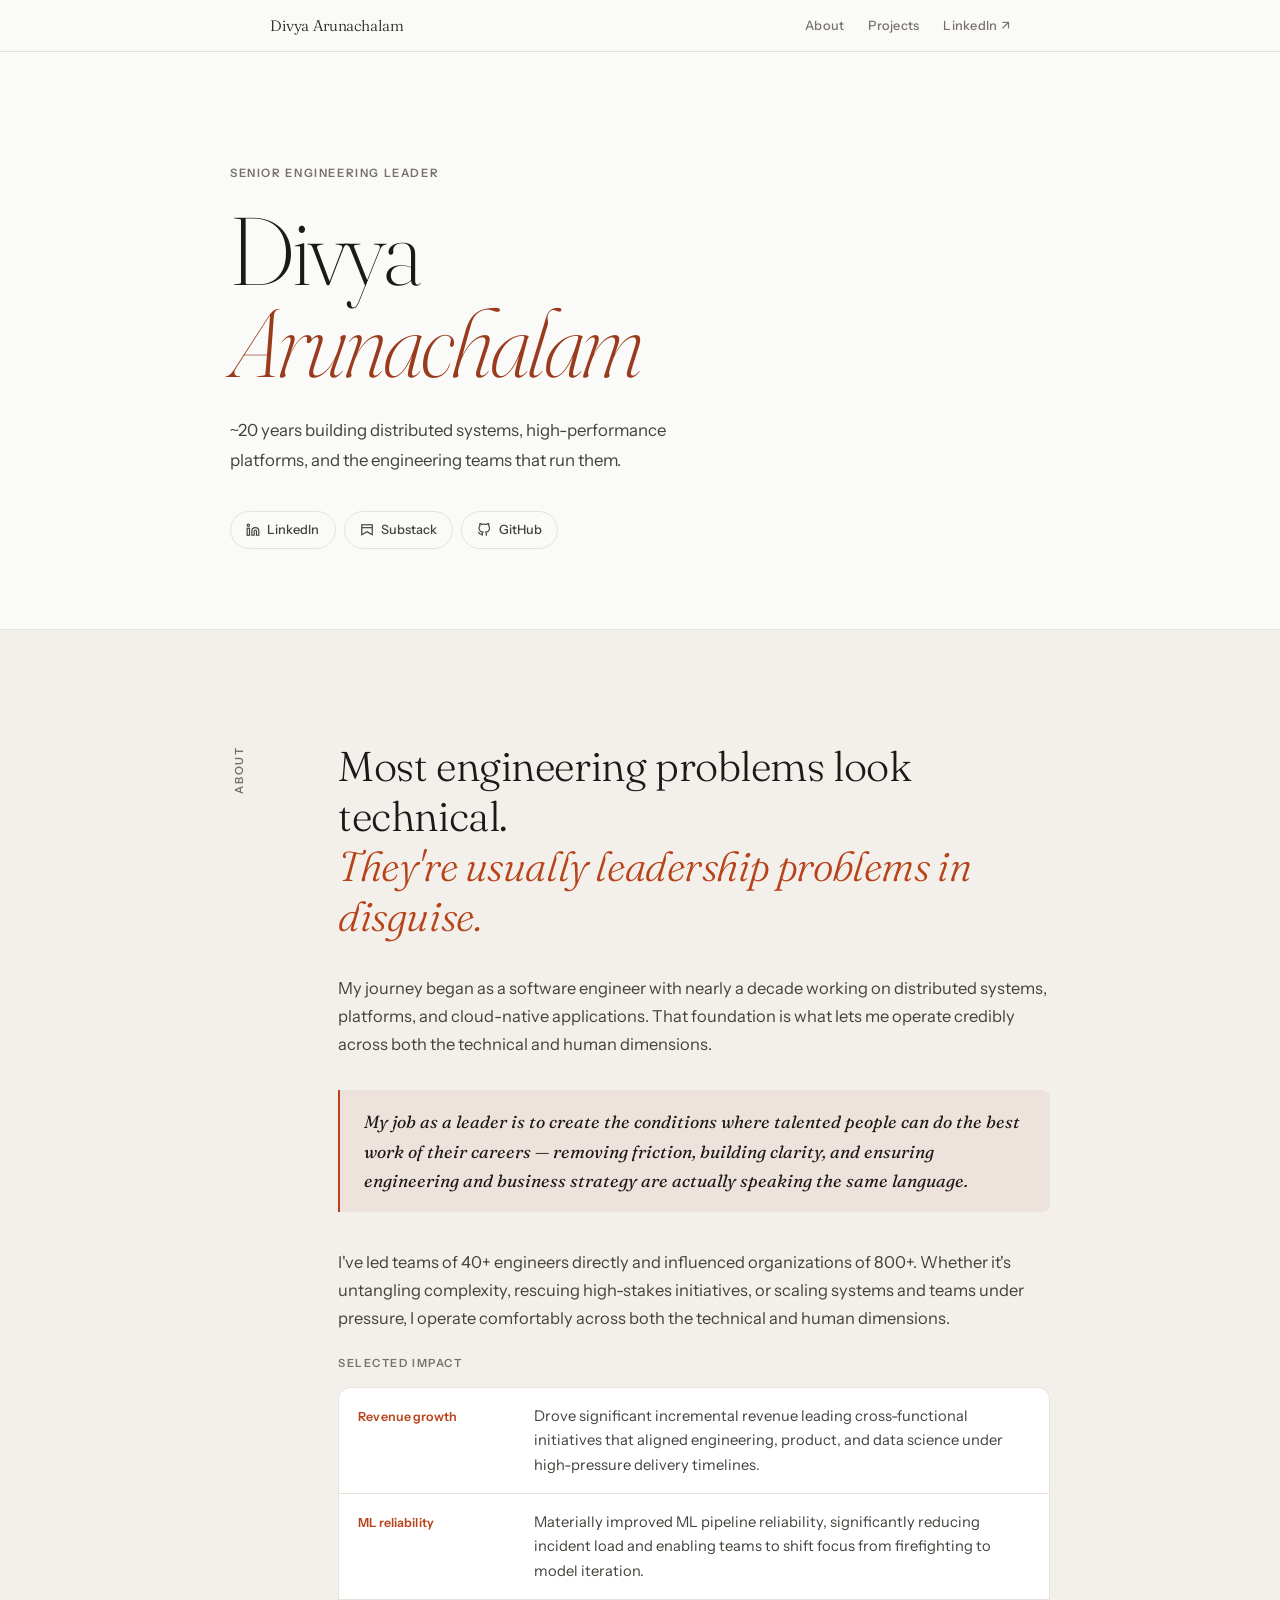
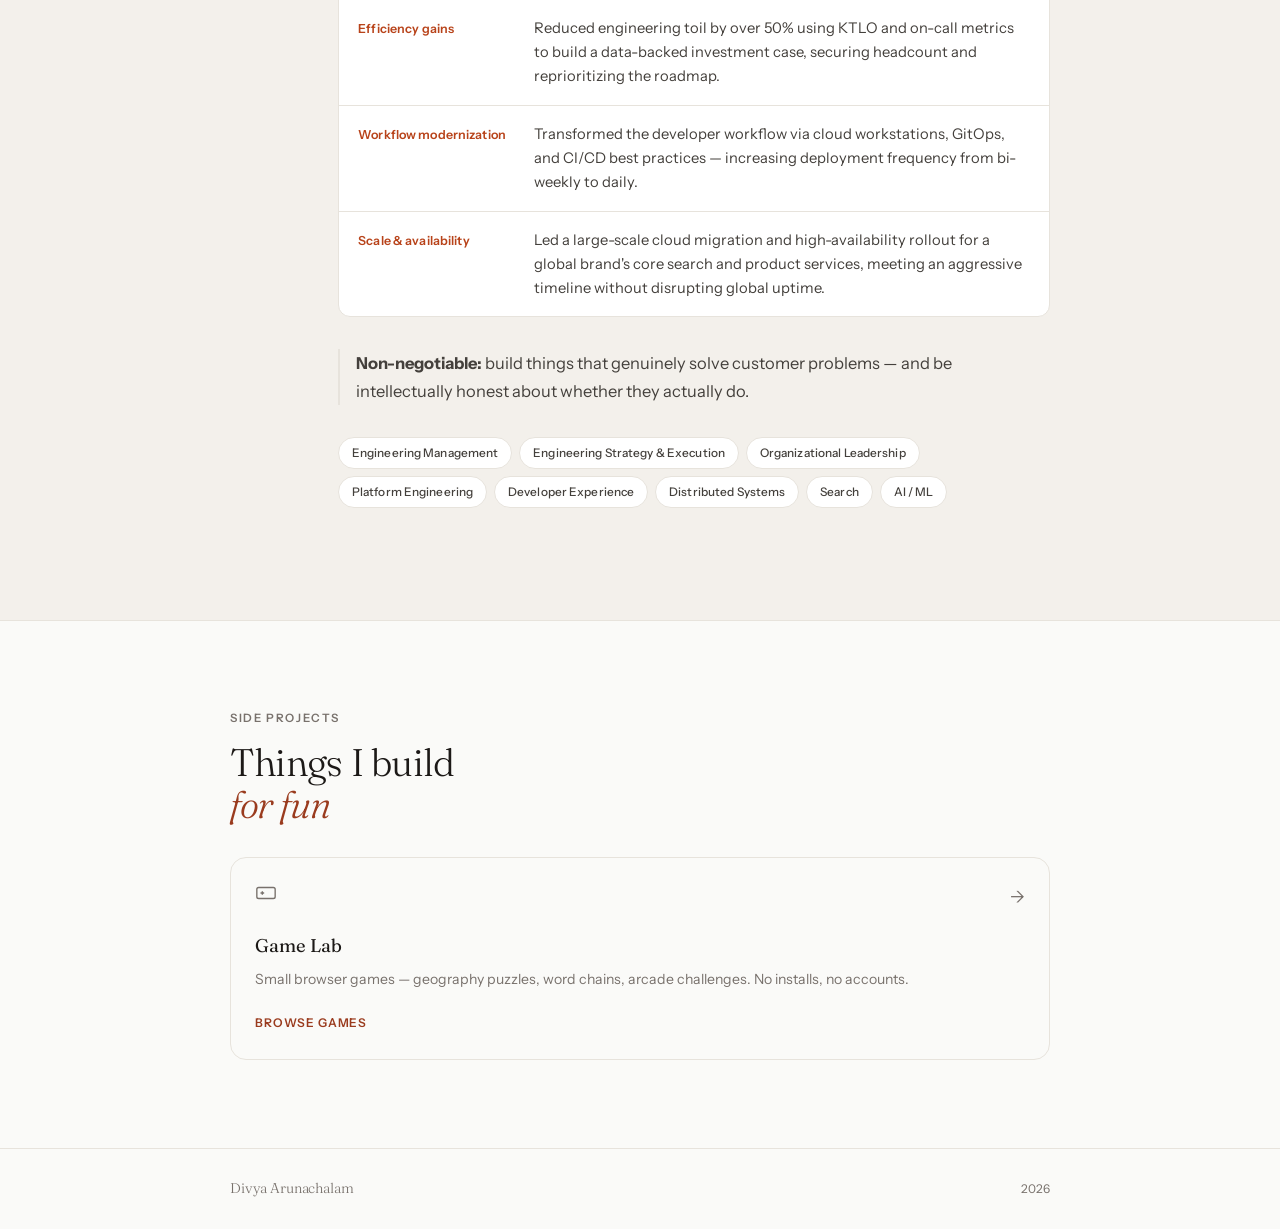
<file: index.html>
<!DOCTYPE html>
<html lang="en">
<head>
    <meta charset="UTF-8" />
    <meta name="viewport" content="width=device-width, initial-scale=1.0"/>
    <title>Divya Arunachalam</title>
    <meta name="description" content="Senior Engineering Leader — platform engineering, distributed systems, and developer experience.">
    <link rel="preconnect" href="https://fonts.googleapis.com">
    <link rel="preconnect" href="https://fonts.gstatic.com" crossorigin>
    <link href="https://fonts.googleapis.com/css2?family=Fraunces:ital,opsz,wght@0,9..144,200;0,9..144,300;0,9..144,400;1,9..144,200;1,9..144,300;1,9..144,400&family=Instrument+Sans:wght@400;500;600&display=swap" rel="stylesheet">
    <link rel="stylesheet" href="styles.css" />
</head>
<body>

<header class="site-header">
    <div class="header-inner">
        <span class="header-name">Divya Arunachalam</span>
        <nav class="header-nav" aria-label="Page navigation">
            <a href="#about">About</a>
            <a href="#projects">Projects</a>
            <a href="https://www.linkedin.com/in/divarun" target="_blank" rel="noopener">LinkedIn ↗</a>
        </nav>
    </div>
</header>

<main>
    <section class="intro">
        <div class="intro-inner">
            <p class="eyebrow">Senior Engineering Leader</p>
            <h1>Divya<br/><em>Arunachalam</em></h1>
            <p class="tagline">~20 years building distributed systems, high-performance platforms, and the engineering teams that run them.</p>

            <nav class="links" aria-label="External links">
                <a href="https://www.linkedin.com/in/divarun" target="_blank" rel="noopener" class="link-pill">
                    <svg width="14" height="14" viewBox="0 0 24 24" fill="none" stroke="currentColor" stroke-width="2" aria-hidden="true"><path d="M16 8a6 6 0 0 1 6 6v7h-4v-7a2 2 0 0 0-2-2 2 2 0 0 0-2 2v7h-4v-7a6 6 0 0 1 6-6z"/><rect x="2" y="9" width="4" height="12"/><circle cx="4" cy="4" r="2"/></svg>
                    LinkedIn
                </a>
                <a href="https://divarun.substack.com" target="_blank" rel="noopener" class="link-pill">
                    <svg width="14" height="14" viewBox="0 0 24 24" fill="none" stroke="currentColor" stroke-width="2" aria-hidden="true"><rect x="3" y="3" width="18" height="5"/><path d="M3 8v12l9-5 9 5V8"/></svg>
                    Substack
                </a>
                <a href="https://github.com/divarun" target="_blank" rel="noopener" class="link-pill">
                    <svg width="14" height="14" viewBox="0 0 24 24" fill="none" stroke="currentColor" stroke-width="2" aria-hidden="true"><path d="M9 19c-5 1.5-5-2.5-7-3m14 6v-3.87a3.37 3.37 0 0 0-.94-2.61c3.14-.35 6.44-1.54 6.44-7A5.44 5.44 0 0 0 20 4.77 5.07 5.07 0 0 0 19.91 1S18.73.65 16 2.48a13.38 13.38 0 0 0-7 0C6.27.65 5.09 1 5.09 1A5.07 5.07 0 0 0 5 4.77a5.44 5.44 0 0 0-1.5 3.78c0 5.42 3.3 6.61 6.44 7A3.37 3.37 0 0 0 9 18.13V22"/></svg>
                    GitHub
                </a>
            </nav>
        </div>
    </section>

    <section class="about" id="about">
        <div class="about-inner">
            <div class="about-grid">
                <div class="about-label"><span>About</span></div>
                <div class="about-body">
                    <h2>Most engineering problems look technical.<br/><em>They're usually leadership problems in disguise.</em></h2>

                    <p>My journey began as a software engineer with nearly a decade working on distributed systems, platforms, and cloud-native applications. That foundation is what lets me operate credibly across both the technical and human dimensions.</p>

                    <blockquote class="story-quote">
                        <p>My job as a leader is to create the conditions where talented people can do the best work of their careers — removing friction, building clarity, and ensuring engineering and business strategy are actually speaking the same language.</p>
                    </blockquote>

                    <p>I've led teams of 40+ engineers directly and influenced organizations of 800+. Whether it's untangling complexity, rescuing high-stakes initiatives, or scaling systems and teams under pressure, I operate comfortably across both the technical and human dimensions.</p>

                    <h3 class="highlights-heading">Selected impact</h3>
                    <ul class="about-highlights">
                        <li>
                            <span class="highlight-label">Revenue growth</span>
                            <span class="highlight-text">Drove significant incremental revenue leading cross-functional initiatives that aligned engineering, product, and data science under high-pressure delivery timelines.</span>
                        </li>
                        <li>
                            <span class="highlight-label">ML reliability</span>
                            <span class="highlight-text">Materially improved ML pipeline reliability, significantly reducing incident load and enabling teams to shift focus from firefighting to model iteration.</span>
                        </li>
                        <li>
                            <span class="highlight-label">Efficiency gains</span>
                            <span class="highlight-text">Reduced engineering toil by over 50% using KTLO and on-call metrics to build a data-backed investment case, securing headcount and reprioritizing the roadmap.</span>
                        </li>
                        <li>
                            <span class="highlight-label">Workflow modernization</span>
                            <span class="highlight-text">Transformed the developer workflow via cloud workstations, GitOps, and CI/CD best practices — increasing deployment frequency from bi-weekly to daily.</span>
                        </li>
                        <li>
                            <span class="highlight-label">Scale &amp; availability</span>
                            <span class="highlight-text">Led a large-scale cloud migration and high-availability rollout for a global brand's core search and product services, meeting an aggressive timeline without disrupting global uptime.</span>
                        </li>
                    </ul>

                    <p class="non-negotiable"><strong>Non-negotiable:</strong> build things that genuinely solve customer problems — and be intellectually honest about whether they actually do.</p>

                    <div class="about-tags">
                        <span>Engineering Management</span>
                        <span>Engineering Strategy &amp; Execution</span>
                        <span>Organizational Leadership</span>
                        <span>Platform Engineering</span>
                        <span>Developer Experience</span>
                        <span>Distributed Systems</span>
                        <span>Search</span>
                        <span>AI / ML</span>
                    </div>
                </div>
            </div>
        </div>
    </section>

    <section class="projects" id="projects">
        <div class="projects-inner">
            <p class="eyebrow">Side projects</p>
            <h2>Things I build<br/><em>for fun</em></h2>

            <div class="project-cards">
                <a href="games/index.html" class="project-card">
                    <div class="project-card-top">
                        <span class="project-icon" aria-hidden="true">
                            <svg width="22" height="22" viewBox="0 0 24 24" fill="none" stroke="currentColor" stroke-width="1.5"><rect x="2" y="6" width="20" height="12" rx="2"/><path d="M6 12h4m-2-2v4M15 12h.01M17 12h.01"/></svg>
                        </span>
                        <span class="project-arrow" aria-hidden="true">→</span>
                    </div>
                    <h3>Game Lab</h3>
                    <p>Small browser games — geography puzzles, word chains, arcade challenges. No installs, no accounts.</p>
                    <span class="project-cta">Browse games</span>
                </a>
            </div>
        </div>
    </section>
</main>

<footer>
    <div class="footer-inner">
        <span class="footer-name">Divya Arunachalam</span>
        <span class="footer-copy">2026</span>
    </div>
</footer>

</body>
</html>
</file>
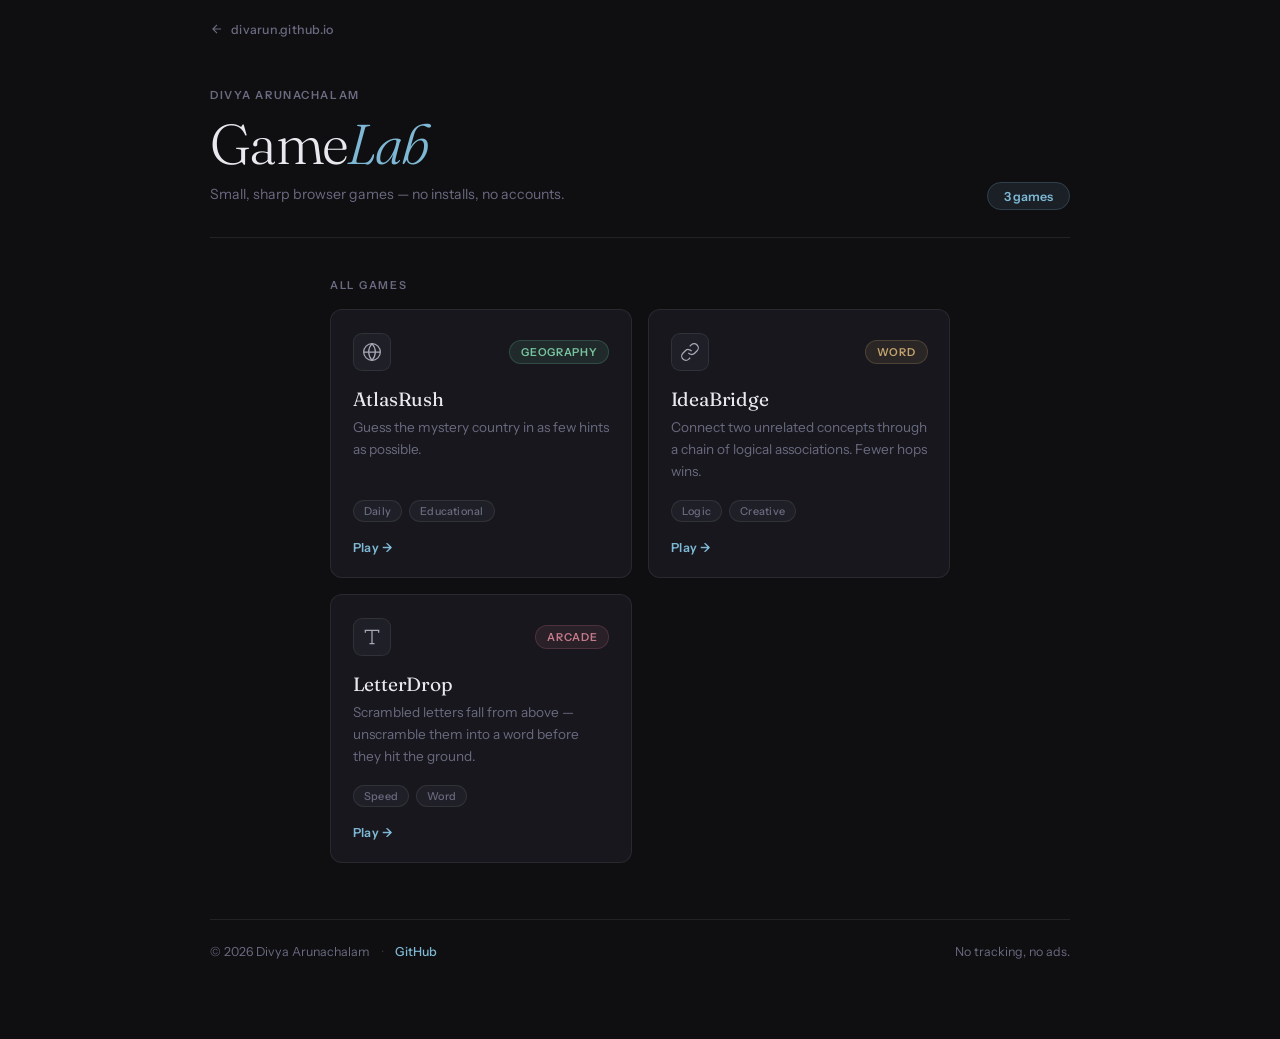
<file: games/index.html>
<!DOCTYPE html>
<html lang="en">
<head>
  <meta charset="UTF-8">
  <meta name="viewport" content="width=device-width, initial-scale=1.0">
  <title>Game Lab — Divya Arunachalam</title>
  <meta name="description" content="Small, sharp browser games by Divya Arunachalam. No installs, no accounts.">
  <link rel="preconnect" href="https://fonts.googleapis.com">
  <link rel="preconnect" href="https://fonts.gstatic.com" crossorigin>
  <link href="https://fonts.googleapis.com/css2?family=Fraunces:ital,opsz,wght@0,9..144,300;0,9..144,400;1,9..144,300&family=Instrument+Sans:wght@400;500;600&display=swap" rel="stylesheet">
  <link rel="stylesheet" href="styles.css">
</head>
<body>

<a href="#main-content" class="skip-link">Skip to main content</a>

<nav class="top-nav" aria-label="Site navigation">
  <div class="nav-inner">
    <a href="../index.html" class="back-link">
      <svg width="14" height="14" viewBox="0 0 24 24" fill="none" stroke="currentColor" stroke-width="2" aria-hidden="true"><path d="M19 12H5M12 5l-7 7 7 7"/></svg>
      divarun.github.io
    </a>
  </div>
</nav>

<header>
  <div class="header-inner">
    <div class="header-left">
      <p class="eyebrow">Divya Arunachalam</p>
      <h1 class="site-logo">Game<em>Lab</em></h1>
      <p class="site-tagline">Small, sharp browser games — no installs, no accounts.</p>
    </div>
    <div class="header-right" aria-label="Game count">
      <span class="games-count-pill">3 games</span>
    </div>
  </div>
</header>

<main id="main-content">
  <section aria-labelledby="games-heading">
    <div class="section-header">
      <h2 id="games-heading" class="section-label">All games</h2>
    </div>

    <ul class="games-grid" role="list">

      <li>
        <a class="game-card" href="atlasRush/index.html" aria-label="Play AtlasRush — Geography puzzle game">
          <div class="card-header">
            <span class="card-icon" aria-hidden="true">
              <svg width="20" height="20" viewBox="0 0 24 24" fill="none" stroke="currentColor" stroke-width="1.5"><circle cx="12" cy="12" r="10"/><path d="M2 12h20M12 2a15.3 15.3 0 0 1 4 10 15.3 15.3 0 0 1-4 10 15.3 15.3 0 0 1-4-10 15.3 15.3 0 0 1 4-10z"/></svg>
            </span>
            <span class="card-badge geography">Geography</span>
          </div>
          <h3 class="card-name">AtlasRush</h3>
          <p class="card-desc">Guess the mystery country in as few hints as possible.</p>
          <div class="card-tags" aria-label="Tags">
            <span class="tag">Daily</span>
            <span class="tag">Educational</span>
          </div>
          <span class="card-cta" aria-hidden="true">Play →</span>
        </a>
      </li>

      <li>
        <a class="game-card" href="ideaBridge/index.html" aria-label="Play IdeaBridge — Word association chain game">
          <div class="card-header">
            <span class="card-icon" aria-hidden="true">
              <svg width="20" height="20" viewBox="0 0 24 24" fill="none" stroke="currentColor" stroke-width="1.5"><path d="M10 13a5 5 0 0 0 7.54.54l3-3a5 5 0 0 0-7.07-7.07l-1.72 1.71"/><path d="M14 11a5 5 0 0 0-7.54-.54l-3 3a5 5 0 0 0 7.07 7.07l1.71-1.71"/></svg>
            </span>
            <span class="card-badge word">Word</span>
          </div>
          <h3 class="card-name">IdeaBridge</h3>
          <p class="card-desc">Connect two unrelated concepts through a chain of logical associations. Fewer hops wins.</p>
          <div class="card-tags" aria-label="Tags">
            <span class="tag">Logic</span>
            <span class="tag">Creative</span>
          </div>
          <span class="card-cta" aria-hidden="true">Play →</span>
        </a>
      </li>

      <li>
        <a class="game-card" href="letterDrop/index.html" aria-label="Play LetterDrop — Fast-paced word unscramble arcade game">
          <div class="card-header">
            <span class="card-icon" aria-hidden="true">
              <svg width="20" height="20" viewBox="0 0 24 24" fill="none" stroke="currentColor" stroke-width="1.5"><path d="M4 7V4h16v3"/><path d="M9 20h6"/><path d="M12 4v16"/></svg>
            </span>
            <span class="card-badge arcade">Arcade</span>
          </div>
          <h3 class="card-name">LetterDrop</h3>
          <p class="card-desc">Scrambled letters fall from above — unscramble them into a word before they hit the ground.</p>
          <div class="card-tags" aria-label="Tags">
            <span class="tag">Speed</span>
            <span class="tag">Word</span>
          </div>
          <span class="card-cta" aria-hidden="true">Play →</span>
        </a>
      </li>

    </ul>
  </section>
</main>

<footer>
  <div class="footer-inner">
    <span class="footer-copy">© <span id="year"></span> Divya Arunachalam</span>
    <span class="footer-divider" aria-hidden="true">·</span>
    <a href="https://github.com/divarun" target="_blank" rel="noopener" class="footer-link">GitHub</a>
    <span class="footer-note">No tracking, no ads.</span>
  </div>
</footer>

<script>
  document.getElementById('year').textContent = new Date().getFullYear();
</script>

</body>
</html>
</file>
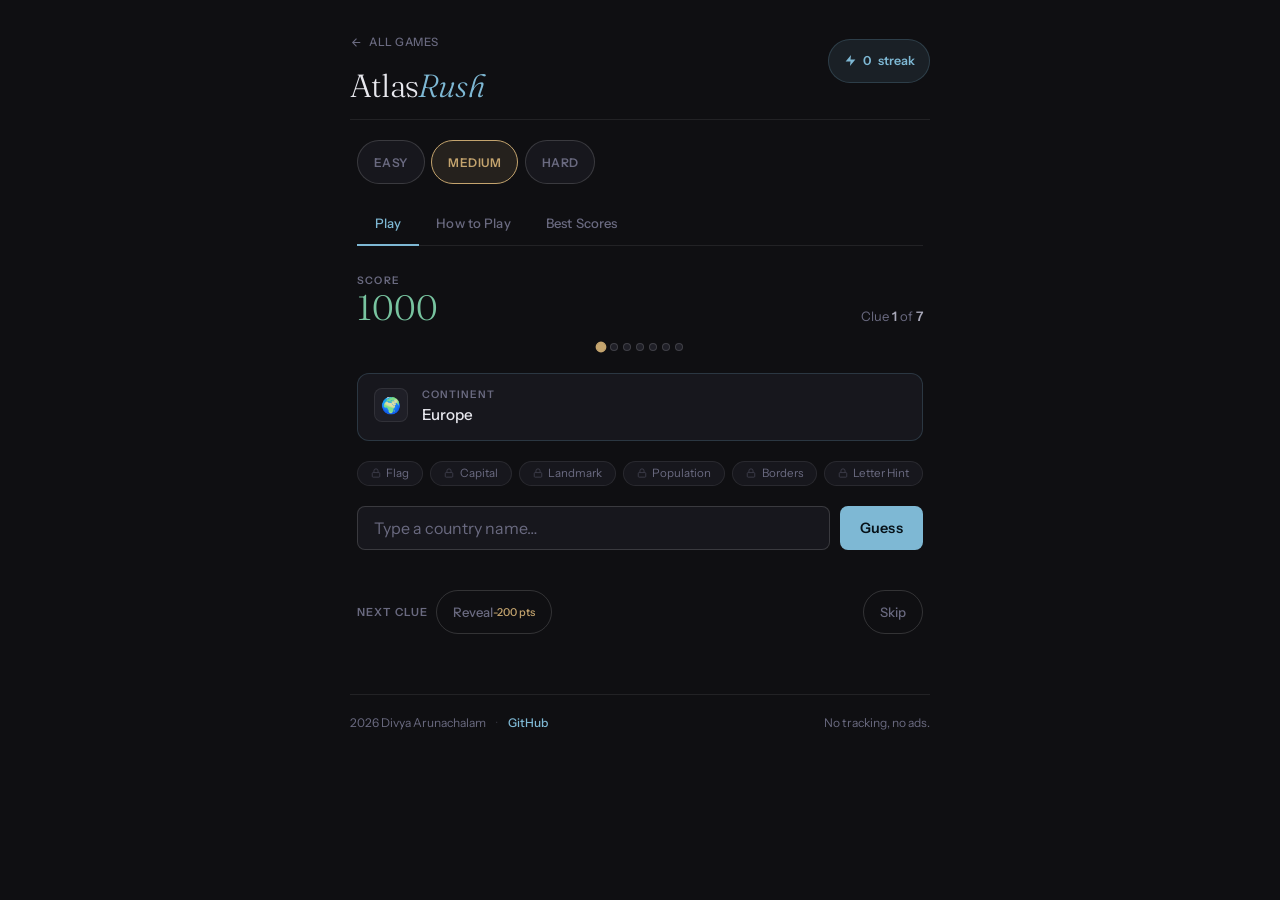
<file: games/atlasRush/index.html>
<!DOCTYPE html>
<html lang="en">
<head>
  <meta charset="UTF-8">
  <meta name="viewport" content="width=device-width, initial-scale=1.0, viewport-fit=cover">
  <title>AtlasRush — Guess the Country</title>
  <meta name="description" content="Guess the mystery country in as few clues as possible. Continent, flag, capital, landmark photo, borders and more.">
  <meta name="theme-color" content="#0f0f12">
  <link rel="preconnect" href="https://fonts.googleapis.com">
  <link rel="preconnect" href="https://fonts.gstatic.com" crossorigin>
  <link href="https://fonts.googleapis.com/css2?family=Fraunces:ital,opsz,wght@0,9..144,300;0,9..144,400;1,9..144,300&family=Instrument+Sans:wght@400;500;600&display=swap" rel="stylesheet">
  <link rel="stylesheet" href="styles.css">
</head>
<body>

<a href="#main-content" class="skip-link">Skip to main content</a>

<header>
  <div class="header-inner">
    <div class="header-left">
      <a href="../index.html" class="back-link" aria-label="Back to all games">
        <svg width="13" height="13" viewBox="0 0 24 24" fill="none" stroke="currentColor" stroke-width="2" aria-hidden="true"><path d="M19 12H5M12 5l-7 7 7 7"/></svg>
        All Games
      </a>
      <div class="logo" role="img" aria-label="AtlasRush">Atlas<em>Rush</em></div>
    </div>
    <div class="streak-pill" aria-label="Current streak" aria-live="polite" role="status">
      <svg width="13" height="13" viewBox="0 0 24 24" fill="currentColor" aria-hidden="true"><path d="M13 2L3 14h9l-1 8 10-12h-9l1-8z"/></svg>
      <span id="streak-count">0</span> streak
    </div>
  </div>
</header>

<main id="main-content">
  <div class="game-wrap">

    <!-- DIFFICULTY SELECTOR -->
    <div class="difficulty-row" role="group" aria-label="Select difficulty">
      <button class="diff-btn" data-diff="easy"   aria-pressed="false">Easy</button>
      <button class="diff-btn active" data-diff="medium" aria-pressed="true">Medium</button>
      <button class="diff-btn" data-diff="hard"   aria-pressed="false">Hard</button>
    </div>

    <!-- TABS -->
    <div class="tabs" role="tablist" aria-label="Game sections">
      <button class="tab-btn active" role="tab" aria-selected="true"  tabindex="0"  aria-controls="tab-play"   id="tab-btn-play"   onclick="switchTab('play')">Play</button>
      <button class="tab-btn"        role="tab" aria-selected="false" tabindex="-1" aria-controls="tab-how"    id="tab-btn-how"    onclick="switchTab('how')">How to Play</button>
      <button class="tab-btn"        role="tab" aria-selected="false" tabindex="-1" aria-controls="tab-scores" id="tab-btn-scores" onclick="switchTab('scores')">Best Scores</button>
    </div>

    <!-- ── PLAY TAB ── -->
    <div class="tab-pane active" id="tab-play" role="tabpanel" aria-labelledby="tab-btn-play">

      <div class="score-bar">
        <div class="score-group">
          <div class="score-label" aria-hidden="true">Score</div>
          <div class="score-val score-high" id="score-display" aria-live="polite" aria-atomic="true" aria-label="Current score">1000</div>
        </div>
        <div class="clue-counter" aria-live="polite" aria-atomic="true">
          Clue <strong id="clue-num">1</strong> of <strong id="clue-total">6</strong>
        </div>
      </div>

      <div class="progress-row" id="progress-row" aria-label="Clue progress indicators" role="img"></div>

      <div class="clues-stack" id="clues-stack" aria-live="polite" aria-label="Revealed clues"></div>

      <div class="locked-row" id="locked-row" aria-label="Locked clues remaining"></div>

      <div class="input-area">
        <label for="guess-input" class="sr-only">Type a country name to guess</label>
        <input
                type="text"
                id="guess-input"
                placeholder="Type a country name…"
                autocomplete="off"
                autocorrect="off"
                autocapitalize="off"
                spellcheck="false"
                enterkeyhint="go"
                aria-describedby="feedback"
                aria-haspopup="listbox"
                aria-expanded="false"
                aria-owns="suggestions"
                aria-autocomplete="list"
        >
        <button class="btn-primary" id="guess-btn" onclick="submitGuess()" aria-label="Submit guess">Guess</button>
      </div>

      <div class="suggestions" id="suggestions" role="listbox" aria-label="Country name suggestions" aria-expanded="false"></div>
      <div class="feedback" id="feedback" aria-live="assertive" role="alert"></div>

      <div class="hint-row">
        <span class="hint-label" aria-hidden="true">Next clue</span>
        <button class="btn-ghost" id="reveal-btn" onclick="revealNextClue()" aria-label="Reveal next clue for 200 points">
          Reveal <span class="cost-badge" id="reveal-cost" aria-hidden="true">−150 pts</span>
        </button>
        <button class="btn-ghost btn-skip" onclick="skipCountry()" aria-label="Skip this country">Skip</button>
      </div>

      <!-- Result card -->
      <div class="result-card" id="result-card" role="region" aria-label="Round result" aria-live="polite">
        <div class="result-flag" id="res-flag"></div>
        <div class="result-country" id="res-country"></div>
        <div class="result-subtitle" id="res-subtitle"></div>
        <div class="result-stats" aria-label="Round statistics">
          <div class="stat-box">
            <div class="stat-n" id="rs-score">—</div>
            <div class="stat-lbl">Score</div>
          </div>
          <div class="stat-box">
            <div class="stat-n" id="rs-clues">—</div>
            <div class="stat-lbl">Clues</div>
          </div>
          <div class="stat-box">
            <div class="stat-n" id="rs-streak">—</div>
            <div class="stat-lbl">Streak</div>
          </div>
        </div>
        <div class="share-block" id="share-block" aria-label="Shareable result text" tabindex="0"></div>
        <button class="btn-primary btn-share" onclick="copyShare()">Copy &amp; Share Result</button>
        <div class="copied-msg" id="copied-msg" aria-live="polite" role="status"></div>
        <div class="next-row">
          <button class="btn-ghost" onclick="nextRound()">Next Country →</button>
        </div>
      </div>
    </div>

    <!-- ── HOW TO PLAY TAB ── -->
    <div class="tab-pane" id="tab-how" role="tabpanel" aria-labelledby="tab-btn-how" hidden>
      <ol class="how-list" aria-label="How to play instructions">
        <li class="how-item">
          <div class="how-num" aria-hidden="true">1</div>
          <div class="how-text">A mystery country is chosen at random. You start with <strong>1 clue</strong> — the continent.</div>
        </li>
        <li class="how-item">
          <div class="how-num" aria-hidden="true">2</div>
          <div class="how-text">Type your guess in the box and tap <strong>Guess</strong>, or press Enter. A suggestion list appears as you type — tap or use <strong>↑↓ arrow keys</strong> to pick one.</div>
        </li>
        <li class="how-item">
          <div class="how-num" aria-hidden="true">3</div>
          <div class="how-text">Wrong guess? You lose <strong>50 pts</strong>. Tap <strong>Reveal</strong> to unlock the next clue for <strong>−200 pts</strong>. You have 6 clues total.</div>
        </li>
        <li class="how-item">
          <div class="how-num" aria-hidden="true">4</div>
          <div class="how-text">Clue order: <strong>Continent → Flag → Capital → Landmark Photo → Borders → Letter hint.</strong></div>
        </li>
        <li class="how-item">
          <div class="how-num" aria-hidden="true">5</div>
          <div class="how-text">Guess on clue 1 = <strong>1000 pts max</strong>. Revealing a clue costs <strong>200 pts</strong>. Each wrong guess costs <strong>50 pts</strong>. If your score hits 0 the round ends.</div>
        </li>
        <li class="how-item">
          <div class="how-num" aria-hidden="true">6</div>
          <div class="how-text">Difficulty changes the country pool: <strong>Easy</strong> = well-known countries only, <strong>Medium</strong> = most countries, <strong>Hard</strong> = everything including territories and micronations.</div>
        </li>
        <li class="how-item">
          <div class="how-num" aria-hidden="true">7</div>
          <div class="how-text">Common names work — try <strong>UAE</strong>, <strong>USA</strong>, <strong>Holland</strong>, <strong>Burma</strong>, <strong>Czech Republic</strong> and more.</div>
        </li>
        <li class="how-item">
          <div class="how-num" aria-hidden="true">8</div>
          <div class="how-text">Win rounds in a row to build a <strong>streak 🔥</strong>. Copy your emoji result to share with friends!</div>
        </li>
      </ol>
    </div>

    <!-- ── SCORES TAB ── -->
    <div class="tab-pane" id="tab-scores" role="tabpanel" aria-labelledby="tab-btn-scores" hidden>
      <div class="scores-list" id="scores-list" aria-label="Best scores list">
        <div class="scores-empty">No scores yet — play a round!</div>
      </div>
    </div>

  </div>
</main>

<footer>
  <div class="footer-inner">
    <span class="footer-copy"> <span id="year"></span> Divya Arunachalam</span>
    <span class="footer-divider" aria-hidden="true">·</span>
    <a href="https://github.com/divarun" target="_blank" rel="noopener noreferrer" class="footer-link">GitHub</a>
    <span class="footer-note">No tracking, no ads.</span>
  </div>
</footer>

<script src="game.js"></script>
</body>
</html>
</file>
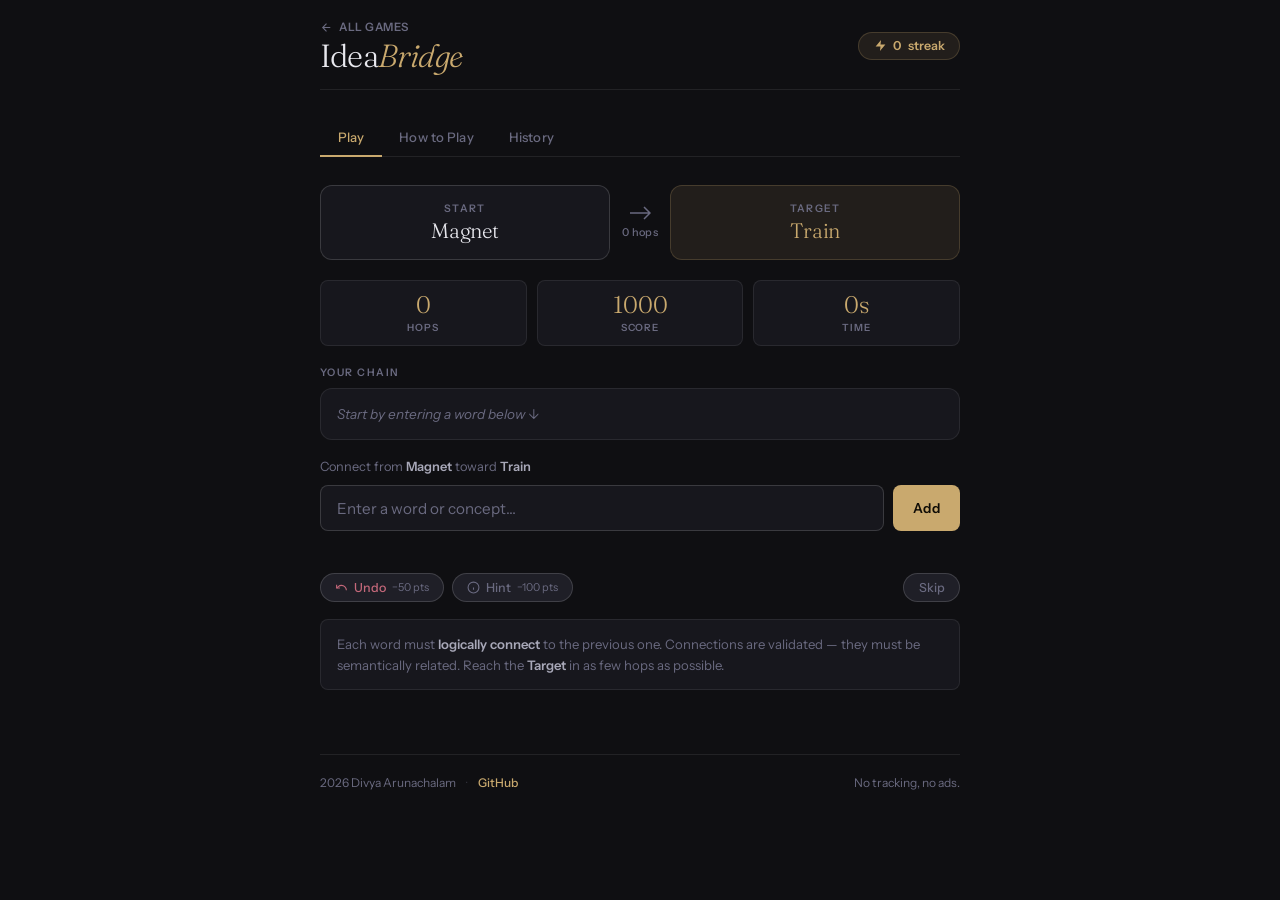
<file: games/ideaBridge/index.html>
<!DOCTYPE html>
<html lang="en">
<head>
  <meta charset="UTF-8">
  <meta name="viewport" content="width=device-width, initial-scale=1.0">
  <title>IdeaBridge — Game Lab</title>
  <meta name="description" content="Connect two unrelated concepts through a chain of logical word associations.">
  <link rel="preconnect" href="https://fonts.googleapis.com">
  <link rel="preconnect" href="https://fonts.gstatic.com" crossorigin>
  <link href="https://fonts.googleapis.com/css2?family=Fraunces:ital,opsz,wght@0,9..144,300;0,9..144,400;1,9..144,300&family=Instrument+Sans:wght@400;500;600&display=swap" rel="stylesheet">
  <link rel="stylesheet" href="styles.css">
</head>
<body>

<a href="#main-content" class="skip-link">Skip to main content</a>

<header>
  <div class="header-inner">
    <div class="header-left">
      <a href="../index.html" class="back-link" aria-label="Back to all games">
        <svg width="13" height="13" viewBox="0 0 24 24" fill="none" stroke="currentColor" stroke-width="2" aria-hidden="true"><path d="M19 12H5M12 5l-7 7 7 7"/></svg>
        All Games
      </a>
      <div class="logo">Idea<em>Bridge</em></div>
    </div>
    <div class="streak-pill" aria-label="Current streak" role="status">
      <svg width="13" height="13" viewBox="0 0 24 24" fill="currentColor" aria-hidden="true"><path d="M13 2L3 14h9l-1 8 10-12h-9l1-8z"/></svg>
      <span id="stat-streak">0</span> streak
    </div>
  </div>
</header>

<main id="main-content">
  <div class="puzzle-wrap">

    <div class="tabs" role="tablist" aria-label="Game sections">
      <button class="tab-btn active" role="tab" aria-selected="true" aria-controls="tab-play" onclick="switchTab('play')">Play</button>
      <button class="tab-btn" role="tab" aria-selected="false" aria-controls="tab-how" onclick="switchTab('how')">How to Play</button>
      <button class="tab-btn" role="tab" aria-selected="false" aria-controls="tab-history" onclick="switchTab('history')">History</button>
    </div>

    <!-- PLAY TAB -->
    <div class="tab-pane active" id="tab-play" role="tabpanel">

      <div class="endpoints" aria-label="Start and target words">
        <div class="endpoint-card">
          <div class="ep-label">Start</div>
          <div class="ep-word" id="ep-start" aria-live="polite">—</div>
        </div>
        <div class="arrow-connector" aria-hidden="true">
          <svg width="22" height="14" viewBox="0 0 22 14" fill="none" stroke="currentColor" stroke-width="1.5"><path d="M1 7h20M15 1l6 6-6 6"/></svg>
          <div class="arrow-hops" id="hop-count">0 hops</div>
        </div>
        <div class="endpoint-card target">
          <div class="ep-label">Target</div>
          <div class="ep-word" id="ep-target" aria-live="polite">—</div>
        </div>
      </div>

      <div class="stats-row" role="region" aria-label="Game stats">
        <div class="stat-chip">
          <div class="stat-n" id="stat-hops" aria-label="Hops used">0</div>
          <div class="stat-l">Hops</div>
        </div>
        <div class="stat-chip">
          <div class="stat-n" id="stat-score" aria-label="Current score" aria-live="polite">1000</div>
          <div class="stat-l">Score</div>
        </div>
        <div class="stat-chip">
          <div class="stat-n" id="stat-time" aria-label="Elapsed time">0s</div>
          <div class="stat-l">Time</div>
        </div>
      </div>

      <div class="chain-section" aria-label="Your word chain">
        <div class="chain-header">
          <span class="chain-title">Your Chain</span>
          <span class="chain-validation-note" id="validation-note" aria-live="polite"></span>
        </div>
        <div class="chain-visual" id="chain-visual" role="list" aria-label="Chain words">
          <span class="chain-empty">Start by entering a word below ↓</span>
        </div>
      </div>

      <div class="input-section">
        <div class="input-prompt">
          Connect from <strong id="from-word">—</strong> toward <strong id="to-word">—</strong>
        </div>
        <div class="input-row">
          <label for="word-input" class="sr-only">Enter a connecting word</label>
          <input type="text" id="word-input"
                 placeholder="Enter a word or concept…"
                 autocomplete="off" autocorrect="off" spellcheck="false"
                 aria-describedby="feedback validation-note" />
          <button class="btn-primary" id="submit-btn" onclick="submitWord()">Add</button>
        </div>
        <div class="suggestions" id="suggestions" role="listbox" aria-label="Word suggestions"></div>
      </div>

      <div class="feedback" id="feedback" aria-live="assertive" role="alert"></div>

      <div class="hint-strip">
        <div class="hint-left">
          <button class="btn-action btn-undo" onclick="undoLast()" aria-label="Undo last word, costs 50 points">
            <svg width="13" height="13" viewBox="0 0 24 24" fill="none" stroke="currentColor" stroke-width="2" aria-hidden="true"><path d="M3 7v6h6"/><path d="M21 17a9 9 0 0 0-9-9 9 9 0 0 0-6 2.3L3 13"/></svg>
            Undo <span class="penalty-note">−50 pts</span>
          </button>
          <button class="btn-action" id="hint-btn" onclick="useHint()" aria-label="Get a hint, costs 100 points">
            <svg width="13" height="13" viewBox="0 0 24 24" fill="none" stroke="currentColor" stroke-width="2" aria-hidden="true"><circle cx="12" cy="12" r="10"/><path d="M12 16v-4m0-4h.01"/></svg>
            Hint <span class="penalty-note">−100 pts</span>
          </button>
        </div>
        <button class="btn-action btn-skip" onclick="skipPuzzle()" aria-label="Skip this puzzle">Skip</button>
      </div>

      <div class="rules-bar" role="note">
        Each word must <strong>logically connect</strong> to the previous one. Connections are validated — they must be semantically related. Reach the <strong>Target</strong> in as few hops as possible.
      </div>

      <!-- Result card (inline, not overlay) -->
      <div class="result-card" id="result-card" style="display:none;" role="region" aria-label="Round result" aria-live="polite">
        <div class="result-top">
          <div class="result-icon" id="res-icon" aria-hidden="true"></div>
          <div>
            <div class="result-title" id="res-title"></div>
            <div class="result-sub" id="res-sub"></div>
          </div>
        </div>
        <div class="result-chain-display" id="res-chain"></div>
        <div class="result-scores">
          <div class="rs-box"><div class="rs-n" id="rs-score">—</div><div class="rs-l">Score</div></div>
          <div class="rs-box"><div class="rs-n" id="rs-hops">—</div><div class="rs-l">Hops</div></div>
          <div class="rs-box"><div class="rs-n" id="rs-time">—</div><div class="rs-l">Seconds</div></div>
        </div>
        <div class="share-box" id="share-box" aria-label="Shareable result text"></div>
        <button class="btn-primary btn-share" onclick="copyShare()">Copy &amp; Share</button>
        <div class="copied-msg" id="copied-msg" aria-live="polite"></div>
        <div class="next-row">
          <button class="btn-ghost" onclick="nextPuzzle()">Next Puzzle →</button>
        </div>
      </div>

    </div>

    <!-- HOW TO PLAY TAB -->
    <div class="tab-pane" id="tab-how" role="tabpanel">
      <ol class="how-list">
        <li class="how-item">
          <div class="how-num" aria-hidden="true">1</div>
          <div class="how-body">You're given a <strong>Start</strong> word and a <strong>Target</strong> — completely unrelated concepts.</div>
        </li>
        <li class="how-item">
          <div class="how-num" aria-hidden="true">2</div>
          <div class="how-body">Build a chain: each word must <strong>semantically connect</strong> to the previous one. Connections are checked — random words won't pass.</div>
        </li>
        <li class="how-item">
          <div class="how-num" aria-hidden="true">3</div>
          <div class="how-body">Valid connections: same category, cause/effect, part-of-whole, close association. If the API can't verify it, it'll tell you why.</div>
        </li>
        <li class="how-item">
          <div class="how-num" aria-hidden="true">4</div>
          <div class="how-body">Once your last word <strong>connects to the Target</strong>, the puzzle is complete. Fewer hops + faster time = higher score.</div>
        </li>
        <li class="how-item">
          <div class="how-num" aria-hidden="true">5</div>
          <div class="how-body"><strong>Scoring:</strong> 1000 base − (hops × 60) − (seconds × 2) − penalties for hints and undos.</div>
        </li>
        <li class="how-item">
          <div class="how-num" aria-hidden="true">6</div>
          <div class="how-body"><strong>Example:</strong> Shark → Ocean → Pressure → Sound → Waves → Radio → Beatles. 6 hops. Can you beat it?</div>
        </li>
      </ol>
    </div>

    <!-- HISTORY TAB -->
    <div class="tab-pane" id="tab-history" role="tabpanel">
      <div class="history-list" id="history-list">
        <div class="history-empty">No puzzles completed yet.</div>
      </div>
    </div>

  </div>
</main>

<footer>
  <div class="footer-inner">
    <span class="footer-copy"> <span id="year"></span> Divya Arunachalam</span>
    <span class="footer-divider" aria-hidden="true">·</span>
    <a href="https://github.com/divarun" target="_blank" rel="noopener" class="footer-link">GitHub</a>
    <span class="footer-note">No tracking, no ads.</span>
  </div>
</footer>

<script src="game.js"></script>
</body>
</html>
</file>
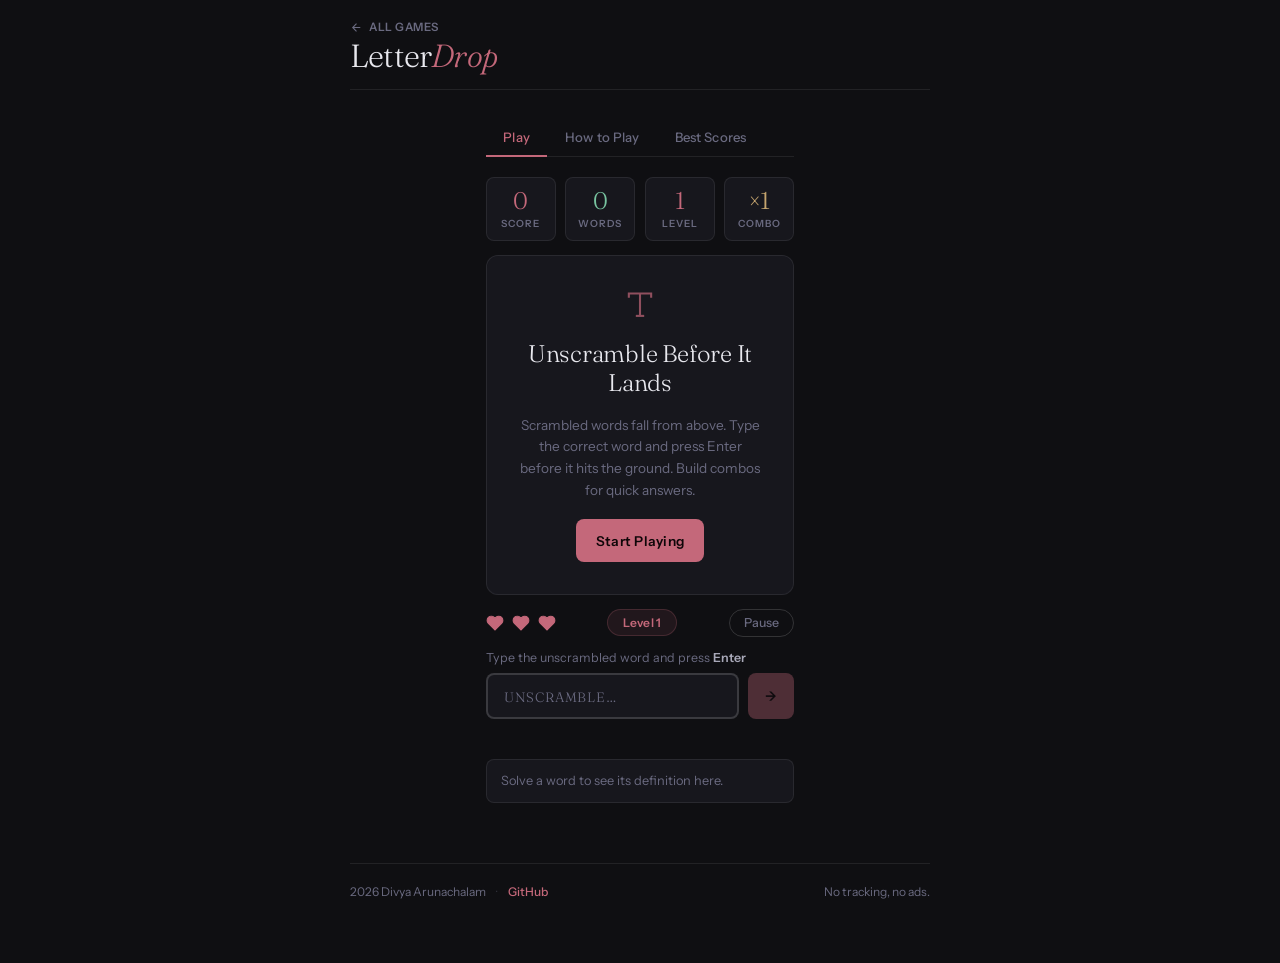
<file: games/letterDrop/index.html>
<!DOCTYPE html>
<html lang="en">
<head>
  <meta charset="UTF-8">
  <meta name="viewport" content="width=device-width, initial-scale=1.0">
  <title>LetterDrop — Game Lab</title>
  <meta name="description" content="Scrambled letters fall from above — unscramble them before they hit the ground.">
  <link rel="preconnect" href="https://fonts.googleapis.com">
  <link rel="preconnect" href="https://fonts.gstatic.com" crossorigin>
  <link href="https://fonts.googleapis.com/css2?family=Fraunces:ital,opsz,wght@0,9..144,300;0,9..144,400;1,9..144,300&family=Instrument+Sans:wght@400;500;600&display=swap" rel="stylesheet">
  <link rel="stylesheet" href="styles.css">
</head>
<body>

<a href="#main-content" class="skip-link">Skip to main content</a>

<header>
  <div class="header-inner">
    <div class="header-left">
      <a href="../index.html" class="back-link" aria-label="Back to all games">
        <svg width="13" height="13" viewBox="0 0 24 24" fill="none" stroke="currentColor" stroke-width="2" aria-hidden="true"><path d="M19 12H5M12 5l-7 7 7 7"/></svg>
        All Games
      </a>
      <div class="logo">Letter<em>Drop</em></div>
    </div>
  </div>
</header>

<main id="main-content">
  <div class="game-wrap">

    <div class="tabs" role="tablist" aria-label="Game sections">
      <button class="tab-btn active" role="tab" aria-selected="true" aria-controls="tab-play" onclick="switchTab('play')">Play</button>
      <button class="tab-btn" role="tab" aria-selected="false" aria-controls="tab-how" onclick="switchTab('how')">How to Play</button>
      <button class="tab-btn" role="tab" aria-selected="false" aria-controls="tab-scores" onclick="switchTab('scores')">Best Scores</button>
    </div>

    <!-- PLAY TAB -->
    <div class="tab-pane active" id="tab-play" role="tabpanel">

      <div class="top-bar" role="region" aria-label="Game stats">
        <div class="stat-chip">
          <div class="stat-n" id="stat-score" aria-label="Score" aria-live="polite">0</div>
          <div class="stat-l">Score</div>
        </div>
        <div class="stat-chip">
          <div class="stat-n accent-green" id="stat-words" aria-label="Words solved">0</div>
          <div class="stat-l">Words</div>
        </div>
        <div class="stat-chip">
          <div class="stat-n" id="stat-level" aria-label="Current level">1</div>
          <div class="stat-l">Level</div>
        </div>
        <div class="stat-chip">
          <div class="stat-n accent-warn" id="stat-combo" aria-label="Combo multiplier">×1</div>
          <div class="stat-l">Combo</div>
        </div>
      </div>

      <div class="arena-wrap" role="region" aria-label="Game arena">
        <div class="danger-label" aria-hidden="true">DANGER ZONE</div>
        <div class="arena" id="arena" aria-hidden="true"></div>
        <div class="ground" id="ground" aria-hidden="true"></div>

        <div class="start-screen" id="start-screen">
          <svg width="36" height="36" viewBox="0 0 24 24" fill="none" stroke="currentColor" stroke-width="1.5" aria-hidden="true" style="color:var(--accent);opacity:.7"><path d="M4 7V4h16v3"/><path d="M9 20h6"/><path d="M12 4v16"/></svg>
          <div class="start-title">Unscramble Before It Lands</div>
          <div class="start-sub">Scrambled words fall from above. Type the correct word and press Enter before it hits the ground. Build combos for quick answers.</div>
          <button class="btn-primary" onclick="startGame()">Start Playing</button>
        </div>
      </div>

      <div class="bottom-row">
        <div class="lives-row" id="lives-row" aria-label="Lives remaining" role="status"></div>
        <div class="level-badge" id="level-badge" aria-live="polite">Level 1</div>
        <button class="btn-ghost" id="pause-btn" onclick="togglePause()" aria-label="Pause or resume game">Pause</button>
      </div>

      <div class="input-section">
        <div class="input-prompt">Type the unscrambled word and press <strong>Enter</strong></div>
        <div class="input-row">
          <label for="answer-input" class="sr-only">Type unscrambled word</label>
          <input type="text" id="answer-input"
                 placeholder="UNSCRAMBLE…"
                 autocomplete="off" autocorrect="off"
                 autocapitalize="characters"
                 spellcheck="false"
                 disabled
                 aria-describedby="feedback" />
          <button class="btn-primary btn-submit" id="submit-btn" onclick="submitAnswer()" disabled aria-label="Submit answer">→</button>
        </div>
      </div>

      <div class="feedback" id="feedback" aria-live="assertive" role="alert"></div>

      <div class="def-strip" id="def-strip" aria-live="polite">Solve a word to see its definition here.</div>

    </div>

    <!-- HOW TO TAB -->
    <div class="tab-pane" id="tab-how" role="tabpanel">
      <ol class="how-list">
        <li class="how-item">
          <div class="how-num" aria-hidden="true">1</div>
          <div class="how-text">Scrambled words fall from the top of the screen. Each tile shows jumbled letters and a letter-count hint.</div>
        </li>
        <li class="how-item">
          <div class="how-num" aria-hidden="true">2</div>
          <div class="how-text">Type the <strong>unscrambled word</strong> in the box and press Enter before it crosses the danger zone.</div>
        </li>
        <li class="how-item">
          <div class="how-num" aria-hidden="true">3</div>
          <div class="how-text">If a word hits the <strong>ground</strong>, you lose a life. Lose all 3 and the game ends.</div>
        </li>
        <li class="how-item">
          <div class="how-num" aria-hidden="true">4</div>
          <div class="how-text">Answer words back-to-back within 5 seconds to build a <strong>combo multiplier</strong> (×1 → ×2 → ×3 → ×4). Combos multiply your score.</div>
        </li>
        <li class="how-item">
          <div class="how-num" aria-hidden="true">5</div>
          <div class="how-text">Every 5 correct words you <strong>level up</strong> — words fall faster and words get longer. Score multipliers also increase.</div>
        </li>
        <li class="how-item">
          <div class="how-num" aria-hidden="true">6</div>
          <div class="how-text">There are 4 difficulty tiers: <strong>Easy</strong> (3–4 letters), <strong>Medium</strong> (5 letters), <strong>Hard</strong> (6 letters), <strong>Expert</strong> (7–9 letters).</div>
        </li>
      </ol>
    </div>

    <!-- SCORES TAB -->
    <div class="tab-pane" id="tab-scores" role="tabpanel">
      <div class="score-rows" id="score-rows">
        <div class="scores-empty">No scores yet — play a round!</div>
      </div>
    </div>

  </div>
</main>

<!-- GAME OVER OVERLAY -->
<div class="overlay" id="game-over-overlay" role="dialog" aria-modal="true" aria-labelledby="modal-title">
  <div class="modal">
    <div class="modal-icon" aria-hidden="true">
      <svg width="44" height="44" viewBox="0 0 24 24" fill="none" stroke="currentColor" stroke-width="1.5"><circle cx="12" cy="12" r="10"/><path d="M15 9l-6 6M9 9l6 6"/></svg>
    </div>
    <div class="modal-title" id="modal-title">Game Over</div>
    <div class="modal-sub" id="go-sub">The letters got the better of you.</div>
    <div class="modal-stats">
      <div class="ms-box"><div class="ms-n" id="go-score">0</div><div class="ms-l">Score</div></div>
      <div class="ms-box"><div class="ms-n" id="go-words">0</div><div class="ms-l">Words</div></div>
      <div class="ms-box"><div class="ms-n" id="go-level">1</div><div class="ms-l">Level</div></div>
    </div>
    <div class="share-box" id="go-share" aria-label="Shareable result"></div>
    <button class="btn-primary btn-share" onclick="copyShare()">Copy &amp; Share</button>
    <div class="copied-msg" id="copied-msg" aria-live="polite"></div>
    <button class="btn-ghost btn-restart" onclick="restartGame()">Play Again →</button>
  </div>
</div>

<footer>
  <div class="footer-inner">
    <span class="footer-copy"> <span id="year"></span> Divya Arunachalam</span>
    <span class="footer-divider" aria-hidden="true">·</span>
    <a href="https://github.com/divarun" target="_blank" rel="noopener" class="footer-link">GitHub</a>
    <span class="footer-note">No tracking, no ads.</span>
  </div>
</footer>

<script src="game.js"></script>
</body>
</html>
</file>
<file: styles.css>
*, *::before, *::after { box-sizing: border-box; margin: 0; padding: 0; }

:root {
  --ink:        #1c1917;
  --ink-soft:   #44403c;
  --ink-mute:   #78716c;
  --bg:         #fafaf8;
  --bg-alt:     #f3f0eb;
  --border:     #e7e3dc;
  --accent:     #9a3b1e;
  --accent-dim: rgba(154,59,30,.07);
  --rust:       #b8431a;
  --sand:       #f3f0eb;
  --sand-dark:  #e7e3dc;
  --white:      #ffffff;

  --serif: 'Fraunces', Georgia, serif;
  --sans:  'Instrument Sans', system-ui, sans-serif;

  --max: 820px;
  --pad: clamp(1.25rem, 5vw, 2.5rem);
}

html { scroll-behavior: smooth; }

body {
  background: var(--bg);
  color: var(--ink);
  font-family: var(--sans);
  font-size: clamp(15px, 1.6vw, 16px);
  line-height: 1.7;
  -webkit-font-smoothing: antialiased;
}

/* ── HEADER ── */
.site-header {
  position: sticky;
  top: 0;
  z-index: 100;
  background: rgba(250,250,248,.92);
  backdrop-filter: blur(12px);
  -webkit-backdrop-filter: blur(12px);
  border-bottom: 1px solid var(--border);
}

.header-inner {
  max-width: var(--max);
  margin: 0 auto;
  padding: .8rem var(--pad);
  display: flex;
  align-items: center;
  justify-content: space-between;
  gap: 1rem;
}

.header-name {
  font-family: var(--serif);
  font-size: .95rem;
  font-weight: 300;
  color: var(--ink);
  letter-spacing: -.01em;
  white-space: nowrap;
}

.header-nav {
  display: flex;
  gap: 1.5rem;
  align-items: center;
}

.header-nav a {
  font-size: .8rem;
  font-weight: 500;
  color: var(--ink-mute);
  text-decoration: none;
  letter-spacing: .02em;
  transition: color .2s;
  white-space: nowrap;
}

.header-nav a:hover,
.header-nav a:focus-visible { color: var(--accent); }
.header-nav a:focus-visible { outline: 2px solid var(--accent); outline-offset: 3px; border-radius: 2px; }

/* ── LAYOUT UTILITY ── */
.intro-inner,
.about-inner,
.projects-inner,
.footer-inner {
  max-width: var(--max);
  margin: 0 auto;
}

/* ── INTRO ── */
.intro {
  padding: clamp(4rem, 12vw, 7rem) var(--pad) clamp(3rem, 7vw, 5rem);
  border-bottom: 1px solid var(--border);
}

.eyebrow {
  font-size: .72rem;
  font-weight: 600;
  letter-spacing: .14em;
  text-transform: uppercase;
  color: var(--ink-mute);
  margin-bottom: 1.25rem;
}

h1 {
  font-family: var(--serif);
  font-size: clamp(3.2rem, 11vw, 6rem);
  font-weight: 200;
  line-height: .96;
  letter-spacing: -.03em;
  margin-bottom: 1.75rem;
}

h1 em {
  font-style: italic;
  color: var(--accent);
}

.tagline {
  font-size: clamp(.95rem, 1.8vw, 1.05rem);
  color: var(--ink-soft);
  margin-bottom: 2.25rem;
  line-height: 1.75;
  max-width: 500px;
}

/* ── LINKS NAV ── */
.links {
  display: flex;
  flex-wrap: wrap;
  gap: .5rem;
}

.link-pill {
  display: inline-flex;
  align-items: center;
  gap: .45rem;
  padding: .45rem .95rem;
  border: 1px solid var(--border);
  border-radius: 2rem;
  text-decoration: none;
  font-size: .8rem;
  font-weight: 500;
  color: var(--ink-soft);
  background: var(--bg);
  transition: border-color .2s, color .2s;
}

.link-pill:hover,
.link-pill:focus-visible {
  border-color: var(--accent);
  color: var(--accent);
}
.link-pill:focus-visible { outline: 2px solid var(--accent); outline-offset: 3px; }

/* ── ABOUT ── */
.about {
  background: var(--sand);
  padding: clamp(4.5rem, 9vw, 7rem) var(--pad);
  border-bottom: 1px solid var(--border);
}

.about-grid {
  display: grid;
  grid-template-columns: 44px 1fr;
  gap: clamp(1.5rem, 5vw, 4rem);
  align-items: start;
}

.about-label {
  position: sticky;
  top: 5rem;
  padding-top: .25rem;
}

.about-label span {
  font-size: .7rem;
  font-weight: 600;
  letter-spacing: .16em;
  text-transform: uppercase;
  color: var(--ink-mute);
  writing-mode: vertical-lr;
  transform: rotate(180deg);
  display: block;
}

.about-body h2 {
  font-family: var(--serif);
  font-size: clamp(1.75rem, 3.5vw, 2.6rem);
  font-weight: 300;
  line-height: 1.2;
  margin-bottom: 2rem;
  letter-spacing: -.01em;
}

.about-body h2 em {
  font-style: italic;
  color: var(--rust);
}

.about-body p {
  color: var(--ink-soft);
  margin-bottom: 1.35rem;
  font-size: 1.03rem;
}

/* ── BLOCKQUOTE ── */
.story-quote {
  border-left: 2.5px solid var(--rust);
  padding: 1.1rem 1.5rem;
  margin: 2rem 0 2.25rem;
  background: var(--accent-dim);
  border-radius: 0 .5rem .5rem 0;
}

.story-quote p {
  font-family: var(--serif);
  font-size: 1.1rem;
  font-style: italic;
  color: var(--ink);
  margin: 0;
  line-height: 1.65;
}

/* ── HIGHLIGHTS ── */
.highlights-heading {
  font-size: .7rem;
  font-weight: 600;
  letter-spacing: .14em;
  text-transform: uppercase;
  color: var(--ink-mute);
  margin-bottom: .9rem;
  margin-top: .25rem;
}

.about-highlights {
  list-style: none;
  padding: 0;
  margin-bottom: 2rem;
  border: 1px solid var(--border);
  border-radius: .75rem;
  overflow: hidden;
  background: var(--white);
}

.about-highlights li {
  display: grid;
  grid-template-columns: 160px 1fr;
  gap: 1rem;
  padding: 1rem 1.2rem;
  border-bottom: 1px solid var(--border);
  align-items: baseline;
}

.about-highlights li:last-child { border-bottom: none; }

.highlight-label {
  font-size: .78rem;
  font-weight: 600;
  color: var(--rust);
  letter-spacing: .01em;
  line-height: 1.6;
  padding-right: .5rem;
}

.highlight-text {
  font-size: .92rem;
  color: var(--ink-soft);
  line-height: 1.65;
}

/* ── NON-NEGOTIABLE LINE ── */
.non-negotiable {
  font-size: .95rem;
  color: var(--ink-soft);
  border-left: 2px solid var(--border);
  padding-left: 1rem;
  margin-top: 1.5rem;
  margin-bottom: 0;
}

/* ── TAGS ── */
.about-tags {
  display: flex;
  flex-wrap: wrap;
  gap: .45rem;
  margin-top: 2rem;
}

.about-tags span {
  font-size: .74rem;
  font-weight: 500;
  padding: .3rem .8rem;
  background: var(--white);
  border: 1px solid var(--sand-dark);
  border-radius: 2rem;
  color: var(--ink-soft);
  letter-spacing: .01em;
}

/* ── PROJECTS ── */
.projects {
  padding: clamp(3.5rem, 7vw, 5.5rem) var(--pad);
  border-bottom: 1px solid var(--border);
}

.projects .eyebrow {
  margin-bottom: .75rem;
}

.projects h2 {
  font-family: var(--serif);
  font-size: clamp(1.75rem, 4vw, 2.4rem);
  font-weight: 300;
  line-height: 1.1;
  letter-spacing: -.02em;
  margin-bottom: 2rem;
}

.projects h2 em {
  font-style: italic;
  color: var(--accent);
}

.project-cards {
  display: grid;
  grid-template-columns: repeat(auto-fit, minmax(260px, 1fr));
  gap: 1rem;
}

.project-card {
  display: block;
  padding: 1.5rem;
  border: 1px solid var(--border);
  border-radius: 1rem;
  text-decoration: none;
  color: inherit;
  background: var(--bg);
  transition: border-color .2s, transform .2s, box-shadow .2s;
}

.project-card:hover,
.project-card:focus-visible {
  border-color: var(--accent);
  box-shadow: 0 6px 20px rgba(0,0,0,.05);
  transform: translateY(-2px);
}
.project-card:focus-visible { outline: 2px solid var(--accent); outline-offset: 3px; }

.project-card-top {
  display: flex;
  justify-content: space-between;
  align-items: flex-start;
  margin-bottom: 1.1rem;
}

.project-icon { color: var(--ink-mute); }

.project-arrow {
  font-size: 1.1rem;
  color: var(--ink-mute);
  transition: transform .2s, color .2s;
}

.project-card:hover .project-arrow {
  transform: translateX(4px);
  color: var(--accent);
}

.project-card h3 {
  font-family: var(--serif);
  font-weight: 400;
  font-size: 1.15rem;
  margin-bottom: .4rem;
  color: var(--ink);
}

.project-card p {
  font-size: .88rem;
  color: var(--ink-mute);
  line-height: 1.6;
  margin-bottom: 1.1rem;
}

.project-cta {
  font-size: .75rem;
  font-weight: 600;
  letter-spacing: .07em;
  text-transform: uppercase;
  color: var(--accent);
}

/* ── FOOTER ── */
footer {
  padding: 1.75rem var(--pad);
}

.footer-inner {
  display: flex;
  align-items: center;
  justify-content: space-between;
  gap: 1rem;
}

.footer-name {
  font-family: var(--serif);
  font-size: .88rem;
  font-weight: 300;
  color: var(--ink-mute);
  letter-spacing: -.01em;
}

.footer-copy {
  font-size: .75rem;
  color: var(--ink-mute);
}

/* ── RESPONSIVE ── */
@media (max-width: 640px) {
  /* About: collapse the side label */
  .about-grid {
    grid-template-columns: 1fr;
    gap: 1.25rem;
  }

  .about-label {
    position: static;
  }

  .about-label span {
    writing-mode: horizontal-tb;
    transform: none;
  }

  /* Highlights: stack label above text */
  .about-highlights li {
    grid-template-columns: 1fr;
    gap: .2rem;
    padding: .85rem 1rem;
  }

  .highlight-label {
    font-size: .72rem;
  }

  /* Header: hide nav text links, keep LinkedIn */
  .header-nav a:not(:last-child) {
    display: none;
  }

  h1 { line-height: 1.05; }

  .footer-inner { justify-content: center; }
  .footer-name  { display: none; }
}

/* ── REDUCED MOTION ── */
@media (prefers-reduced-motion: reduce) {
  .project-card,
  .link-pill,
  .project-arrow { transition: none; }
}
</file>
<file: games/styles.css>
@import url('https://fonts.googleapis.com/css2?family=Fraunces:ital,opsz,wght@0,9..144,300;0,9..144,400;1,9..144,300&family=Instrument+Sans:wght@400;500;600&display=swap');

/* ── RESET ── */
*, *::before, *::after { box-sizing: border-box; margin: 0; padding: 0; }

/* ── TOKENS ── */
:root {
  --bg:          #0f0f12;
  --surface:     #17171d;
  --surface2:    #1f1f27;
  --border:      rgba(255,255,255,0.08);
  --border2:     rgba(255,255,255,0.15);
  --text:        #e8e8ee;
  --text-soft:   #a8a8b8;
  --text-muted:  #6a6a80;

  /* Muted, professional accent — steel blue instead of neon green */
  --accent:      #7eb8d4;
  --accent-dim:  rgba(126,184,212,0.10);
  --accent-dim2: rgba(126,184,212,0.20);

  /* Per-category badge colors — all muted */
  --geo-bg:    rgba(100,180,140,0.12);
  --geo-color: #78c4a0;
  --geo-border:rgba(100,180,140,0.25);

  --word-bg:    rgba(180,150,100,0.12);
  --word-color: #c4a46e;
  --word-border:rgba(180,150,100,0.25);

  --arcade-bg:    rgba(180,100,120,0.12);
  --arcade-color: #c47a8a;
  --arcade-border:rgba(180,100,120,0.25);

  --serif: 'Fraunces', Georgia, serif;
  --sans:  'Instrument Sans', system-ui, sans-serif;

  --max:    860px;
  --pad:    clamp(1.25rem, 5vw, 2.5rem);
  --radius: 12px;
}

/* ── BASE ── */
html { scroll-behavior: smooth; }

body {
  font-family: var(--sans);
  background: var(--bg);
  color: var(--text);
  min-height: 100vh;
  display: flex;
  flex-direction: column;
  align-items: center;
  padding: 0 var(--pad) 5rem;
  -webkit-font-smoothing: antialiased;
}

/* ── SKIP LINK (accessibility) ── */
.skip-link {
  position: absolute;
  top: -100%;
  left: 1rem;
  background: var(--surface2);
  color: var(--text);
  padding: .5rem 1rem;
  border-radius: var(--radius);
  font-size: .85rem;
  text-decoration: none;
  z-index: 200;
  border: 1px solid var(--border2);
}
.skip-link:focus { top: 1rem; }

/* ── TOP NAV ── */
.top-nav {
  width: 100%;
  max-width: var(--max);
  padding: 1.25rem 0 0;
}

.back-link {
  display: inline-flex;
  align-items: center;
  gap: .45rem;
  font-size: .78rem;
  font-weight: 500;
  color: var(--text-muted);
  text-decoration: none;
  letter-spacing: .02em;
  transition: color .2s;
}
.back-link:hover, .back-link:focus-visible { color: var(--accent); }
.back-link:focus-visible { outline: 2px solid var(--accent); outline-offset: 3px; border-radius: 3px; }

/* ── HEADER ── */
header {
  width: 100%;
  max-width: var(--max);
  padding: 3rem 0 2rem;
  border-bottom: 1px solid var(--border);
  margin-bottom: 2.5rem;
}

.header-inner {
  display: flex;
  align-items: flex-end;
  justify-content: space-between;
  gap: 1rem;
  flex-wrap: wrap;
}

.eyebrow {
  font-size: .7rem;
  font-weight: 600;
  letter-spacing: .14em;
  text-transform: uppercase;
  color: var(--text-muted);
  margin-bottom: .85rem;
}

.site-logo {
  font-family: var(--serif);
  font-size: clamp(2.4rem, 8vw, 3.5rem);
  font-weight: 300;
  letter-spacing: -.03em;
  line-height: 1;
  color: var(--text);
  margin-bottom: .75rem;
}

.site-logo em {
  font-style: italic;
  color: var(--accent);
}

.site-tagline {
  font-size: .88rem;
  color: var(--text-muted);
  font-weight: 400;
  line-height: 1.5;
}

.games-count-pill {
  background: var(--accent-dim);
  border: 1px solid var(--accent-dim2);
  border-radius: 2rem;
  padding: .35rem 1rem;
  font-size: .78rem;
  font-weight: 600;
  color: var(--accent);
  white-space: nowrap;
  align-self: flex-start;
  margin-top: .25rem;
}

/* ── SECTION ── */
section {
  width: 100%;
  max-width: var(--max);
}

.section-header {
  margin-bottom: 1.1rem;
}

.section-label {
  font-size: .68rem;
  font-weight: 600;
  letter-spacing: .16em;
  text-transform: uppercase;
  color: var(--text-muted);
}

/* ── GAMES GRID ── */
.games-grid {
  list-style: none;
  display: grid;
  grid-template-columns: repeat(auto-fill, minmax(250px, 1fr));
  gap: 1rem;
}

/* ── GAME CARD ── */
.game-card {
  display: flex;
  flex-direction: column;
  background: var(--surface);
  border: 1px solid var(--border);
  border-radius: var(--radius);
  padding: 1.4rem 1.35rem;
  text-decoration: none;
  color: inherit;
  transition: border-color .2s, transform .2s;
  position: relative;
  overflow: hidden;
  height: 100%;
}

.game-card::after {
  content: '';
  position: absolute;
  inset: 0;
  border-radius: var(--radius);
  box-shadow: inset 0 0 0 1px rgba(255,255,255,0);
  transition: box-shadow .2s;
  pointer-events: none;
}

.game-card:hover,
.game-card:focus-visible {
  border-color: var(--border2);
  transform: translateY(-2px);
}

.game-card:focus-visible {
  outline: 2px solid var(--accent);
  outline-offset: 3px;
}

/* ── CARD HEADER ── */
.card-header {
  display: flex;
  align-items: center;
  justify-content: space-between;
  margin-bottom: 1rem;
}

.card-icon {
  display: flex;
  align-items: center;
  justify-content: center;
  width: 38px;
  height: 38px;
  border-radius: 9px;
  background: var(--surface2);
  border: 1px solid var(--border);
  color: var(--text-soft);
  flex-shrink: 0;
}

/* ── CATEGORY BADGES ── */
.card-badge {
  font-size: .68rem;
  font-weight: 600;
  letter-spacing: .06em;
  text-transform: uppercase;
  padding: .25rem .7rem;
  border-radius: 2rem;
  border: 1px solid transparent;
}

.card-badge.geography {
  background: var(--geo-bg);
  color: var(--geo-color);
  border-color: var(--geo-border);
}

.card-badge.word {
  background: var(--word-bg);
  color: var(--word-color);
  border-color: var(--word-border);
}

.card-badge.arcade {
  background: var(--arcade-bg);
  color: var(--arcade-color);
  border-color: var(--arcade-border);
}

/* ── CARD BODY ── */
.card-name {
  font-family: var(--serif);
  font-size: 1.2rem;
  font-weight: 400;
  color: var(--text);
  margin-bottom: .4rem;
  letter-spacing: -.01em;
}

.card-desc {
  font-size: .85rem;
  color: var(--text-muted);
  line-height: 1.6;
  margin-bottom: 1.1rem;
  flex: 1;
}

.card-tags {
  display: flex;
  gap: .4rem;
  flex-wrap: wrap;
  margin-bottom: 1.1rem;
}

.tag {
  font-size: .68rem;
  font-weight: 500;
  padding: .2rem .65rem;
  border-radius: 2rem;
  background: var(--surface2);
  border: 1px solid var(--border);
  color: var(--text-muted);
  letter-spacing: .02em;
}

.card-cta {
  font-size: .78rem;
  font-weight: 600;
  color: var(--accent);
  letter-spacing: .04em;
  margin-top: auto;
  transition: letter-spacing .2s;
}

.game-card:hover .card-cta {
  letter-spacing: .08em;
}

/* ── FOOTER ── */
footer {
  width: 100%;
  max-width: var(--max);
  margin-top: 3.5rem;
  padding-top: 1.5rem;
  border-top: 1px solid var(--border);
}

.footer-inner {
  display: flex;
  align-items: center;
  flex-wrap: wrap;
  gap: .5rem .75rem;
}

.footer-copy,
.footer-divider,
.footer-note {
  font-size: .78rem;
  color: var(--text-muted);
}

.footer-divider { opacity: .4; }

.footer-link {
  font-size: .78rem;
  color: var(--accent);
  text-decoration: none;
  font-weight: 500;
  transition: opacity .2s;
}
.footer-link:hover { opacity: .75; }
.footer-link:focus-visible { outline: 2px solid var(--accent); outline-offset: 2px; border-radius: 2px; }

.footer-note {
  margin-left: auto;
}

/* ── RESPONSIVE ── */
@media (max-width: 560px) {
  body { padding-bottom: 3.5rem; }

  header { padding: 2rem 0 1.5rem; margin-bottom: 2rem; }

  .header-inner { align-items: flex-start; flex-direction: column; gap: .75rem; }

  .games-grid { grid-template-columns: 1fr; }

  .footer-note { margin-left: 0; }
}

/* ── REDUCED MOTION ── */
@media (prefers-reduced-motion: reduce) {
  .game-card,
  .back-link,
  .card-cta { transition: none; }
}
</file>
<file: games/atlasRush/styles.css>
/* ── RESET ── */
*, *::before, *::after { box-sizing: border-box; margin: 0; padding: 0; }

/* ── TOKENS ── */
:root {
  --bg:          #0f0f12;
  --surface:     #17171d;
  --surface2:    #1f1f27;
  --border:      rgba(255,255,255,0.08);
  --border2:     rgba(255,255,255,0.15);
  --text:        #e8e8ee;
  --text-soft:   #a8a8b8;
  --text-muted:  #6a6a80;

  --accent:      #7eb8d4;
  --accent-dim:  rgba(126,184,212,0.10);
  --accent-dim2: rgba(126,184,212,0.20);

  --danger:      #c4687a;
  --danger-dim:  rgba(196,104,122,0.12);
  --warn:        #c4a46e;
  --warn-dim:    rgba(196,164,110,0.12);
  --success:     #78c4a0;
  --success-dim: rgba(120,196,160,0.12);

  --serif: 'Fraunces', Georgia, serif;
  --sans:  'Instrument Sans', system-ui, sans-serif;

  --max:       580px;
  --pad:       clamp(1rem, 4vw, 1.5rem);
  --radius:    12px;
  --radius-sm: 8px;

  /* Touch target minimum for mobile (WCAG 2.5.5) */
  --touch: 44px;
}

/* ── BASE ── */
html { scroll-behavior: smooth; }

body {
  font-family: var(--sans);
  background: var(--bg);
  color: var(--text);
  min-height: 100vh;
  /* safe-area-inset for notched phones */
  padding: 0 var(--pad) max(4rem, env(safe-area-inset-bottom));
  padding-left: max(var(--pad), env(safe-area-inset-left));
  padding-right: max(var(--pad), env(safe-area-inset-right));
  display: flex;
  flex-direction: column;
  align-items: center;
  -webkit-font-smoothing: antialiased;
  /* Prevent iOS font size bump on rotation */
  -webkit-text-size-adjust: 100%;
}

/* ── SKIP LINK ── */
.skip-link {
  position: absolute; top: -100%; left: 1rem;
  background: var(--surface2); color: var(--text);
  padding: .5rem 1rem; border-radius: var(--radius-sm);
  font-size: .82rem; text-decoration: none;
  z-index: 200; border: 1px solid var(--border2);
}
.skip-link:focus { top: 1rem; }

/* ── SCREEN READER ONLY ── */
.sr-only {
  position: absolute; width: 1px; height: 1px;
  padding: 0; margin: -1px; overflow: hidden;
  clip: rect(0,0,0,0); white-space: nowrap; border: 0;
}

/* ── HEADER ── */
header {
  width: 100%; max-width: var(--max);
  padding: 1.25rem 0 1.1rem;
  border-bottom: 1px solid var(--border);
  margin-bottom: 1.25rem;
}
.header-inner {
  display: flex; align-items: center;
  justify-content: space-between; gap: 1rem;
}
.header-left { display: flex; flex-direction: column; gap: .35rem; }

.back-link {
  display: inline-flex; align-items: center; gap: .4rem;
  font-size: .72rem; font-weight: 500; color: var(--text-muted);
  text-decoration: none; letter-spacing: .04em; text-transform: uppercase;
  transition: color .2s; min-height: var(--touch);
}
.back-link:hover, .back-link:focus-visible { color: var(--accent); }
.back-link:focus-visible { outline: 2px solid var(--accent); outline-offset: 3px; border-radius: 3px; }

.logo {
  font-family: var(--serif);
  font-size: clamp(1.6rem, 6vw, 2rem);
  font-weight: 300; letter-spacing: -.025em;
  color: var(--text); line-height: 1;
}
.logo em { font-style: italic; color: var(--accent); }

.streak-pill {
  display: flex; align-items: center; gap: .4rem;
  background: var(--accent-dim); border: 1px solid var(--accent-dim2);
  border-radius: 2rem; padding: .35rem .9rem;
  font-size: .78rem; font-weight: 600;
  color: var(--accent); white-space: nowrap;
  min-height: var(--touch);
}

/* ── DIFFICULTY ROW ── */
.difficulty-row {
  display: flex; gap: .4rem;
  margin-bottom: 1.1rem; flex-wrap: wrap;
}
.diff-btn {
  background: var(--surface); border: 1px solid var(--border2);
  border-radius: 2rem; padding: 0 1rem;
  min-height: var(--touch); /* accessible touch target */
  font-size: .75rem; font-weight: 600; font-family: var(--sans);
  color: var(--text-muted); cursor: pointer;
  letter-spacing: .04em; text-transform: uppercase;
  transition: color .15s, background .15s, border-color .15s;
  -webkit-tap-highlight-color: transparent;
}
.diff-btn:hover { color: var(--text-soft); background: var(--surface2); }
.diff-btn[aria-pressed="true"][data-diff="easy"]   { color: var(--success); border-color: var(--success); background: var(--success-dim); }
.diff-btn[aria-pressed="true"][data-diff="medium"] { color: var(--warn);    border-color: var(--warn);    background: var(--warn-dim);    }
.diff-btn[aria-pressed="true"][data-diff="hard"]   { color: var(--danger);  border-color: var(--danger);  background: var(--danger-dim);  }
.diff-btn:focus-visible { outline: 2px solid var(--accent); outline-offset: 3px; }

/* ── GAME WRAP ── */
.game-wrap { width: 100%; max-width: var(--max); }

/* ── TABS ── */
.tabs {
  display: flex; margin-bottom: 1.75rem;
  border-bottom: 1px solid var(--border);
}
.tab-btn {
  background: none; border: none;
  border-bottom: 2px solid transparent;
  cursor: pointer; font-family: var(--sans);
  font-size: .82rem; font-weight: 500;
  color: var(--text-muted); padding: .65rem 1.1rem;
  margin-bottom: -1px; min-height: var(--touch);
  transition: color .15s, border-color .15s;
  letter-spacing: .01em;
  -webkit-tap-highlight-color: transparent;
}
.tab-btn:hover { color: var(--text-soft); }
.tab-btn.active { color: var(--accent); border-bottom-color: var(--accent); }
.tab-btn:focus-visible { outline: 2px solid var(--accent); outline-offset: -2px; }

.tab-pane { display: none; }
.tab-pane.active { display: block; }

/* ── SCORE BAR ── */
.score-bar {
  display: flex; justify-content: space-between;
  align-items: flex-end; margin-bottom: 1.1rem;
}
.score-label {
  font-size: .65rem; font-weight: 600;
  text-transform: uppercase; letter-spacing: .12em;
  color: var(--text-muted); margin-bottom: .2rem;
}
.score-val {
  font-family: var(--serif); font-size: 2.2rem;
  font-weight: 300; line-height: 1;
  transition: color .4s, transform .15s;
}
.score-val.pop { transform: scale(1.2); }
.score-val.score-high     { color: var(--success); }
.score-val.score-mid      { color: var(--accent);  }
.score-val.score-low      { color: var(--warn);    }
.score-val.score-critical { color: var(--danger);  }

.clue-counter {
  font-size: .82rem; color: var(--text-muted);
  text-align: right; line-height: 1.4;
}
.clue-counter strong { color: var(--text-soft); font-weight: 600; }

/* ── PROGRESS DOTS ── */
.progress-row {
  display: flex; gap: 5px;
  justify-content: center; margin-bottom: 1.4rem;
}
.dot {
  width: 8px; height: 8px; border-radius: 50%;
  background: var(--surface2); border: 1px solid var(--border2);
  transition: background .3s, border-color .3s, transform .3s;
}
.dot.used   { background: var(--danger);  border-color: var(--danger);  }
.dot.active { background: var(--warn);    border-color: var(--warn);    transform: scale(1.35); }
.dot.win    { background: var(--success); border-color: var(--success); }

/* ── CLUE CARDS ── */
.clues-stack {
  display: flex; flex-direction: column;
  gap: .6rem; margin-bottom: 1.25rem;
}
.clue-card {
  background: var(--surface); border: 1px solid var(--border);
  border-radius: var(--radius); padding: .85rem 1rem;
  display: flex; align-items: flex-start; gap: .85rem;
  animation: slideIn .3s cubic-bezier(.22,1,.36,1);
}
.clue-card.first { border-color: var(--accent-dim2); }

@keyframes slideIn {
  from { opacity: 0; transform: translateY(-10px); }
  to   { opacity: 1; transform: translateY(0); }
}

.clue-icon {
  width: 34px; height: 34px; border-radius: 8px;
  background: var(--surface2); border: 1px solid var(--border);
  display: flex; align-items: center; justify-content: center;
  font-size: 16px; flex-shrink: 0; color: var(--text-soft);
}
.clue-content { flex: 1; min-width: 0; }
.clue-label {
  font-size: .65rem; font-weight: 600;
  text-transform: uppercase; letter-spacing: .1em;
  color: var(--text-muted); margin-bottom: .2rem;
}
.clue-value {
  font-size: .95rem; font-weight: 500;
  color: var(--text); line-height: 1.45;
}

/* Flag image inside clue */
.clue-flag-img {
  width: 72px; border-radius: 6px;
  box-shadow: 0 4px 16px rgba(0,0,0,0.4);
  display: block;
}

/* Landmark image clue */
.clue-img-wrap { width: 100%; }

.img-loading {
  display: flex; align-items: center; gap: .6rem;
  color: var(--text-muted); font-size: .85rem; padding: .25rem 0;
}
.img-spinner {
  width: 16px; height: 16px; border-radius: 50%;
  border: 2px solid var(--border2);
  border-top-color: var(--accent);
  animation: spin .7s linear infinite;
  flex-shrink: 0;
}
@keyframes spin { to { transform: rotate(360deg); } }

.landmark-figure {
  margin: 0; width: 100%;
}
.landmark-img {
  width: 100%; max-width: 100%;
  border-radius: var(--radius-sm);
  display: block;
  max-height: 200px;
  object-fit: cover;
  box-shadow: 0 4px 20px rgba(0,0,0,0.4);
}
.landmark-caption {
  font-size: .72rem; color: var(--text-muted);
  margin-top: .4rem; text-align: center;
  font-style: italic;
}
.clue-text-fallback {
  color: var(--text); font-size: .95rem; font-weight: 500;
}

/* ── LOCKED PILLS ── */
.locked-row {
  display: flex; gap: .45rem;
  margin-bottom: 1.25rem; flex-wrap: wrap;
}
.locked-pill {
  background: var(--surface); border: 1px solid var(--border);
  border-radius: 2rem; padding: .3rem .8rem;
  font-size: .72rem; color: var(--text-muted);
  display: flex; align-items: center; gap: .35rem;
}
.lock-icon { width: 10px; height: 10px; opacity: .5; }

/* ── INPUT AREA ── */
.input-area { display: flex; gap: .6rem; margin-bottom: .6rem; }

#guess-input {
  flex: 1; min-width: 0;
  background: var(--surface); border: 1px solid var(--border2);
  border-radius: var(--radius-sm); padding: 0 1rem;
  height: var(--touch); /* 44px minimum touch target */
  font-size: 1rem; /* prevent iOS zoom (must be >= 16px) */
  font-family: var(--sans); color: var(--text);
  outline: none; transition: border-color .2s;
  -webkit-appearance: none;
}
#guess-input:focus { border-color: var(--accent); box-shadow: 0 0 0 3px var(--accent-dim); }
#guess-input::placeholder { color: var(--text-muted); }
#guess-input.wrong {
  border-color: var(--danger);
  animation: shake .3s;
}
@keyframes shake {
  0%,100% { transform: translateX(0); }
  25%      { transform: translateX(-5px); }
  75%      { transform: translateX(5px); }
}

.btn-primary {
  background: var(--accent); color: #071219;
  border: none; border-radius: var(--radius-sm);
  padding: 0 1.25rem; height: var(--touch);
  font-size: .9rem; font-weight: 600; font-family: var(--sans);
  cursor: pointer; transition: opacity .15s, transform .1s;
  white-space: nowrap; letter-spacing: .02em; flex-shrink: 0;
  -webkit-tap-highlight-color: transparent;
}
.btn-primary:hover  { opacity: .88; }
.btn-primary:active { transform: scale(.97); }
.btn-primary:disabled { opacity: .35; cursor: not-allowed; }
.btn-primary:focus-visible { outline: 2px solid var(--accent); outline-offset: 3px; }

.btn-ghost {
  background: transparent; color: var(--text-muted);
  border: 1px solid var(--border2); border-radius: 2rem;
  padding: 0 1rem; min-height: var(--touch);
  font-size: .82rem; font-weight: 500; font-family: var(--sans);
  cursor: pointer; transition: color .15s, border-color .15s, background .15s;
  white-space: nowrap; display: inline-flex; align-items: center;
  -webkit-tap-highlight-color: transparent;
}
.btn-ghost:hover { color: var(--text-soft); background: var(--surface2); }
.btn-ghost:disabled { opacity: .35; cursor: not-allowed; }
.btn-ghost:focus-visible { outline: 2px solid var(--accent); outline-offset: 3px; }

/* ── HINT ROW ── */
.hint-row {
  display: flex; gap: .5rem; align-items: center;
  margin-bottom: 1.25rem; flex-wrap: wrap;
}
.hint-label {
  font-size: .7rem; font-weight: 600;
  text-transform: uppercase; letter-spacing: .1em;
  color: var(--text-muted); flex-shrink: 0;
}
.btn-skip { margin-left: auto; }
.cost-badge { font-size: .68rem; color: var(--warn); font-weight: 500; }

/* ── FEEDBACK ── */
.feedback {
  min-height: 22px; font-size: .85rem;
  color: var(--danger); margin-bottom: .5rem; text-align: center;
}

/* ── SUGGESTIONS ── */
.suggestions {
  background: var(--surface); border: 1px solid var(--border2);
  border-radius: var(--radius-sm); overflow: hidden;
  margin-top: -4px; margin-bottom: 1rem; display: none;
}
.suggestions.show { display: block; }

.sug-item {
  padding: .75rem 1rem; /* bigger touch target */
  font-size: .92rem; cursor: pointer;
  border-bottom: 1px solid var(--border);
  display: flex; align-items: center; gap: .6rem;
  transition: background .1s; color: var(--text-soft);
  min-height: var(--touch);
  -webkit-tap-highlight-color: transparent;
}
.sug-item:last-child { border-bottom: none; }
.sug-item:hover,
.sug-item:focus,
.sug-item.focused { background: var(--surface2); outline: none; }

/* ── RESULT CARD ── */
.result-card {
  background: var(--surface); border: 1px solid var(--border2);
  border-radius: var(--radius); padding: 1.75rem 1.5rem;
  text-align: center; display: none;
  animation: fadeUp .35s cubic-bezier(.22,1,.36,1);
}
.result-card.show { display: block; }
.result-card:focus { outline: none; } /* focus is intentional, skip outline */

@keyframes fadeUp {
  from { opacity: 0; transform: translateY(16px); }
  to   { opacity: 1; transform: translateY(0); }
}

.result-flag {
  margin-bottom: .85rem;
  display: flex; justify-content: center;
}
.result-flag-img {
  width: 90px; border-radius: 10px;
  box-shadow: 0 6px 24px rgba(0,0,0,0.5);
}
.result-country {
  font-family: var(--serif);
  font-size: clamp(1.4rem, 6vw, 2rem);
  font-weight: 300; letter-spacing: -.02em;
  margin-bottom: .35rem; color: var(--text);
}
.result-subtitle {
  font-size: .85rem; color: var(--text-muted); margin-bottom: 1.5rem;
}

.result-stats {
  display: grid; grid-template-columns: repeat(3, 1fr);
  gap: .6rem; margin-bottom: 1.5rem;
}
.stat-box {
  background: var(--surface2); border-radius: var(--radius-sm);
  padding: .85rem .5rem;
}
.stat-n {
  font-family: var(--serif); font-size: 1.6rem;
  font-weight: 300; color: var(--accent); line-height: 1;
}
.stat-lbl {
  font-size: .65rem; font-weight: 600; color: var(--text-muted);
  margin-top: .25rem; text-transform: uppercase; letter-spacing: .08em;
}

.share-block {
  background: var(--bg); border: 1px solid var(--border2);
  border-radius: var(--radius-sm); padding: .9rem 1rem;
  font-size: .95rem; letter-spacing: .1em; margin-bottom: 1rem;
  font-family: monospace; line-height: 1.8;
  user-select: all; text-align: left;
  white-space: pre-wrap; word-break: break-word;
}
.share-block:focus-visible { outline: 2px solid var(--accent); }

.btn-share { width: 100%; margin-bottom: .6rem; }
.copied-msg { font-size: .8rem; color: var(--success); min-height: 18px; }
.next-row { display: flex; justify-content: center; margin-top: .75rem; }

/* ── HOW TO PLAY ── */
.how-list {
  list-style: none; display: flex; flex-direction: column; gap: .6rem;
}
.how-item {
  display: flex; align-items: flex-start; gap: .85rem;
  background: var(--surface); border: 1px solid var(--border);
  border-radius: var(--radius-sm); padding: .85rem 1rem;
}
.how-num {
  background: var(--accent-dim); color: var(--accent);
  border-radius: 50%; width: 24px; height: 24px;
  display: flex; align-items: center; justify-content: center;
  font-weight: 600; font-size: .78rem; flex-shrink: 0;
}
.how-text {
  font-size: .88rem; line-height: 1.55; color: var(--text-muted);
}
.how-text strong { color: var(--text-soft); font-weight: 600; }

/* ── SCORES ── */
.scores-list { display: flex; flex-direction: column; gap: .5rem; }
.scores-empty {
  font-size: .85rem; color: var(--text-muted);
  text-align: center; padding: 2rem 0;
}
.score-row {
  background: var(--surface); border: 1px solid var(--border);
  border-radius: var(--radius-sm); padding: .75rem 1rem;
  display: flex; justify-content: space-between;
  align-items: center; gap: .75rem;
}
.score-row-left { display: flex; align-items: center; }
.score-row .c { font-size: 1.1rem; margin-right: .6rem; flex-shrink: 0; }
.score-row .cn {
  font-size: .9rem; font-weight: 500; color: var(--text-soft);
  display: flex; align-items: center; gap: .4rem; flex-wrap: wrap;
}
.score-row .sc {
  font-family: var(--serif); color: var(--accent);
  font-size: 1.2rem; font-weight: 300; white-space: nowrap;
}
.score-row .clues-used { font-size: .72rem; color: var(--text-muted); margin-top: .1rem; }

/* Difficulty badge */
.diff-badge {
  font-size: .6rem; font-weight: 700; text-transform: uppercase;
  letter-spacing: .06em; padding: .1rem .4rem;
  border-radius: 2rem; border: 1px solid;
}
.diff-badge--easy   { color: var(--success); border-color: var(--success); background: var(--success-dim); }
.diff-badge--medium { color: var(--warn);    border-color: var(--warn);    background: var(--warn-dim);    }
.diff-badge--hard   { color: var(--danger);  border-color: var(--danger);  background: var(--danger-dim);  }

/* ── FOOTER ── */
footer {
  width: 100%; max-width: var(--max);
  margin-top: 2.5rem; padding-top: 1.25rem;
  border-top: 1px solid var(--border);
}
.footer-inner {
  display: flex; align-items: center; flex-wrap: wrap; gap: .4rem .65rem;
}
.footer-copy, .footer-divider, .footer-note {
  font-size: .75rem; color: var(--text-muted);
}
.footer-divider { opacity: .35; }
.footer-note { margin-left: auto; }
.footer-link {
  font-size: .75rem; color: var(--accent);
  text-decoration: none; font-weight: 500; transition: opacity .2s;
}
.footer-link:hover { opacity: .75; }
.footer-link:focus-visible { outline: 2px solid var(--accent); outline-offset: 2px; border-radius: 2px; }

/* ── MOBILE ── */
@media (max-width: 480px) {
  body { padding-bottom: max(3rem, env(safe-area-inset-bottom)); }

  /* On mobile the input-area might need to stack if very narrow */
  .input-area { gap: .5rem; }

  .hint-row { gap: .4rem; }
  .btn-skip { margin-left: 0; }
  .footer-note { margin-left: 0; }
  .difficulty-row { gap: .3rem; }

  /* Slightly smaller score number on narrow screens */
  .score-val { font-size: 1.8rem; }

  /* Landmark image: slightly shorter on small screens */
  .landmark-img { max-height: 160px; }

  /* Make tabs scroll horizontally if needed */
  .tabs { overflow-x: auto; -webkit-overflow-scrolling: touch; }
  .tab-btn { white-space: nowrap; }
}

/* ── HIGH CONTRAST / FORCED COLORS ── */
@media (forced-colors: active) {
  .dot, .locked-pill, .clue-card, .diff-btn {
    forced-color-adjust: none;
  }
}

/* ── REDUCED MOTION ── */
@media (prefers-reduced-motion: reduce) {
  *, *::before, *::after {
    animation-duration: 0.01ms !important;
    transition-duration: 0.01ms !important;
  }
  html { scroll-behavior: auto; }
}
</file>
<file: games/ideaBridge/styles.css>
/* ── RESET ── */
*, *::before, *::after { box-sizing: border-box; margin: 0; padding: 0; }

/* ── TOKENS ── */
:root {
  --bg:          #0f0f12;
  --surface:     #17171d;
  --surface2:    #1f1f27;
  --border:      rgba(255,255,255,0.08);
  --border2:     rgba(255,255,255,0.15);
  --text:        #e8e8ee;
  --text-soft:   #a8a8b8;
  --text-muted:  #6a6a80;

  /* Muted amber accent — toned down from original neon */
  --accent:      #c9a96e;
  --accent-dim:  rgba(201,169,110,0.10);
  --accent-dim2: rgba(201,169,110,0.22);

  /* Semantic */
  --danger:      #c4687a;
  --danger-dim:  rgba(196,104,122,0.12);
  --success:     #78c4a0;
  --success-dim: rgba(120,196,160,0.12);
  --success-dim2:rgba(120,196,160,0.22);
  --warn:        #c4a46e;
  --info:        #7eb8d4;
  --info-dim:    rgba(126,184,212,0.12);

  --serif:  'Fraunces', Georgia, serif;
  --sans:   'Instrument Sans', system-ui, sans-serif;

  --max:       640px;
  --pad:       clamp(1rem, 4vw, 1.5rem);
  --radius:    12px;
  --radius-sm: 8px;
}

/* ── BASE ── */
html { scroll-behavior: smooth; }

body {
  font-family: var(--sans);
  background: var(--bg);
  color: var(--text);
  min-height: 100vh;
  display: flex;
  flex-direction: column;
  align-items: center;
  padding: 0 var(--pad) 4rem;
  -webkit-font-smoothing: antialiased;
}

/* ── SKIP LINK ── */
.skip-link {
  position: absolute;
  top: -100%; left: 1rem;
  background: var(--surface2);
  color: var(--text);
  padding: .5rem 1rem;
  border-radius: var(--radius-sm);
  font-size: .82rem;
  text-decoration: none;
  z-index: 200;
  border: 1px solid var(--border2);
}
.skip-link:focus { top: 1rem; }

/* ── SR ONLY ── */
.sr-only {
  position: absolute;
  width: 1px; height: 1px;
  padding: 0; margin: -1px;
  overflow: hidden;
  clip: rect(0,0,0,0);
  white-space: nowrap;
  border: 0;
}

/* ── HEADER ── */
header {
  width: 100%;
  max-width: var(--max);
  padding: 1.25rem 0 1.1rem;
  border-bottom: 1px solid var(--border);
  margin-bottom: 1.75rem;
}

.header-inner {
  display: flex;
  align-items: center;
  justify-content: space-between;
  gap: 1rem;
}

.header-left {
  display: flex;
  flex-direction: column;
  gap: .35rem;
}

.back-link {
  display: inline-flex;
  align-items: center;
  gap: .4rem;
  font-size: .72rem;
  font-weight: 600;
  color: var(--text-muted);
  text-decoration: none;
  letter-spacing: .04em;
  text-transform: uppercase;
  transition: color .2s;
}
.back-link:hover, .back-link:focus-visible { color: var(--accent); }
.back-link:focus-visible { outline: 2px solid var(--accent); outline-offset: 3px; border-radius: 3px; }

.logo {
  font-family: var(--serif);
  font-size: clamp(1.6rem, 6vw, 2rem);
  font-weight: 300;
  letter-spacing: -.025em;
  color: var(--text);
  line-height: 1;
}
.logo em { font-style: italic; color: var(--accent); }

.streak-pill {
  display: flex;
  align-items: center;
  gap: .4rem;
  background: var(--accent-dim);
  border: 1px solid var(--accent-dim2);
  border-radius: 2rem;
  padding: .35rem .9rem;
  font-size: .78rem;
  font-weight: 600;
  color: var(--accent);
  white-space: nowrap;
}

/* ── PUZZLE WRAP ── */
.puzzle-wrap {
  width: 100%;
  max-width: var(--max);
}

/* ── TABS ── */
.tabs {
  display: flex;
  border-bottom: 1px solid var(--border);
  margin-bottom: 1.75rem;
}
.tab-btn {
  background: none;
  border: none;
  border-bottom: 2px solid transparent;
  margin-bottom: -1px;
  cursor: pointer;
  font-family: var(--sans);
  font-size: .82rem;
  font-weight: 500;
  color: var(--text-muted);
  padding: .65rem 1.1rem;
  transition: color .15s, border-color .15s;
  letter-spacing: .01em;
}
.tab-btn:hover { color: var(--text-soft); }
.tab-btn.active { color: var(--accent); border-bottom-color: var(--accent); }
.tab-btn:focus-visible { outline: 2px solid var(--accent); outline-offset: -2px; }
.tab-pane { display: none; }
.tab-pane.active { display: block; }

/* ── ENDPOINTS ── */
.endpoints {
  display: grid;
  grid-template-columns: 1fr auto 1fr;
  align-items: center;
  gap: .75rem;
  margin-bottom: 1.25rem;
}

.endpoint-card {
  background: var(--surface);
  border: 1px solid var(--border2);
  border-radius: var(--radius);
  padding: 1rem 1.1rem;
  text-align: center;
}

.endpoint-card.target {
  background: var(--accent-dim);
  border-color: var(--accent-dim2);
}

.ep-label {
  font-size: .65rem;
  font-weight: 600;
  text-transform: uppercase;
  letter-spacing: .12em;
  color: var(--text-muted);
  margin-bottom: .3rem;
}

.ep-word {
  font-family: var(--serif);
  font-size: clamp(1rem, 4vw, 1.3rem);
  font-weight: 300;
  letter-spacing: -.01em;
  color: var(--text);
  line-height: 1.1;
}
.endpoint-card.target .ep-word { color: var(--accent); }

.arrow-connector {
  display: flex;
  flex-direction: column;
  align-items: center;
  gap: .3rem;
  color: var(--text-muted);
}

.arrow-hops {
  font-size: .68rem;
  font-weight: 500;
  color: var(--text-muted);
  letter-spacing: .04em;
}

/* ── STATS ── */
.stats-row {
  display: flex;
  gap: .6rem;
  margin-bottom: 1.25rem;
}

.stat-chip {
  background: var(--surface);
  border: 1px solid var(--border);
  border-radius: var(--radius-sm);
  padding: .75rem .6rem;
  display: flex;
  flex-direction: column;
  align-items: center;
  flex: 1;
}

.stat-n {
  font-family: var(--serif);
  font-size: 1.5rem;
  font-weight: 300;
  color: var(--accent);
  line-height: 1;
  transition: transform .15s;
}
.stat-n.pop { transform: scale(1.25); }

.stat-l {
  font-size: .62rem;
  font-weight: 600;
  text-transform: uppercase;
  letter-spacing: .1em;
  color: var(--text-muted);
  margin-top: .25rem;
}

/* ── CHAIN SECTION ── */
.chain-section { margin-bottom: 1.1rem; }

.chain-header {
  display: flex;
  align-items: center;
  justify-content: space-between;
  margin-bottom: .6rem;
}

.chain-title {
  font-size: .65rem;
  font-weight: 600;
  text-transform: uppercase;
  letter-spacing: .14em;
  color: var(--text-muted);
}

.chain-validation-note {
  font-size: .72rem;
  color: var(--text-muted);
  font-style: italic;
}

.chain-validation-note.checking { color: var(--info); }
.chain-validation-note.valid   { color: var(--success); }
.chain-validation-note.invalid { color: var(--danger); }

.chain-visual {
  background: var(--surface);
  border: 1px solid var(--border);
  border-radius: var(--radius);
  padding: .85rem 1rem;
  display: flex;
  flex-wrap: wrap;
  align-items: center;
  gap: 0;
  min-height: 52px;
}

.chain-node {
  display: flex;
  align-items: center;
  animation: nodeIn .3s cubic-bezier(.22,1,.36,1);
}

@keyframes nodeIn {
  from { opacity: 0; transform: scale(.8) translateX(-6px); }
  to   { opacity: 1; transform: scale(1) translateX(0); }
}

.chain-word {
  background: var(--surface2);
  border: 1px solid var(--border2);
  color: var(--text-soft);
  border-radius: 6px;
  padding: .3rem .7rem;
  font-size: .82rem;
  font-weight: 500;
  white-space: nowrap;
}

.chain-word.start-node { color: var(--text-muted); border-color: var(--border); }
.chain-word.target-node { background: var(--accent-dim); border-color: var(--accent-dim2); color: var(--accent); }
.chain-word.valid-node  { border-color: rgba(120,196,160,0.35); }
.chain-word.pending-node { opacity: .6; border-style: dashed; }

.chain-arrow {
  color: var(--text-muted);
  font-size: .75rem;
  padding: 0 .4rem;
  flex-shrink: 0;
  font-style: normal;
}

.chain-empty {
  font-size: .85rem;
  color: var(--text-muted);
  font-style: italic;
}

/* ── INPUT SECTION ── */
.input-section { margin-bottom: .75rem; }

.input-prompt {
  font-size: .8rem;
  color: var(--text-muted);
  margin-bottom: .6rem;
  line-height: 1.4;
}
.input-prompt strong { color: var(--text-soft); font-weight: 600; }

.input-row {
  display: flex;
  gap: .6rem;
}

#word-input {
  flex: 1;
  min-width: 0;
  background: var(--surface);
  border: 1px solid var(--border2);
  border-radius: var(--radius-sm);
  padding: 0 1rem;
  height: 46px;
  font-size: .95rem;
  font-family: var(--sans);
  color: var(--text);
  outline: none;
  transition: border-color .2s;
  -webkit-appearance: none;
}
#word-input::placeholder { color: var(--text-muted); }
#word-input:focus { border-color: var(--accent); }
#word-input.shake { animation: shake .3s; border-color: var(--danger); }
#word-input.checking { border-color: var(--info); }

@keyframes shake {
  0%,100% { transform: translateX(0); }
  25%      { transform: translateX(-5px); }
  75%      { transform: translateX(5px); }
}

.btn-primary {
  background: var(--accent);
  color: #100d06;
  border: none;
  border-radius: var(--radius-sm);
  padding: 0 1.25rem;
  height: 46px;
  font-size: .85rem;
  font-weight: 600;
  font-family: var(--sans);
  cursor: pointer;
  transition: opacity .15s, transform .1s;
  white-space: nowrap;
  letter-spacing: .02em;
  flex-shrink: 0;
}
.btn-primary:hover { opacity: .88; }
.btn-primary:active { transform: scale(.97); }
.btn-primary:disabled { opacity: .35; cursor: not-allowed; }
.btn-primary:focus-visible { outline: 2px solid var(--accent); outline-offset: 3px; }

/* ── SUGGESTIONS ── */
.suggestions {
  background: var(--surface);
  border: 1px solid var(--border2);
  border-top: none;
  border-radius: 0 0 var(--radius-sm) var(--radius-sm);
  overflow: hidden;
  display: none;
}
.suggestions.open { display: block; }

.sug-item {
  padding: .6rem 1rem;
  font-size: .88rem;
  cursor: pointer;
  border-bottom: 1px solid var(--border);
  display: flex;
  justify-content: space-between;
  align-items: center;
  transition: background .1s;
  color: var(--text-soft);
}
.sug-item:last-child { border-bottom: none; }
.sug-item:hover, .sug-item:focus { background: var(--surface2); outline: none; }

.sug-rel {
  font-size: .68rem;
  color: var(--text-muted);
  letter-spacing: .02em;
}

/* ── FEEDBACK ── */
.feedback {
  min-height: 22px;
  font-size: .82rem;
  color: var(--danger);
  margin-bottom: .5rem;
  text-align: center;
}
.feedback.positive { color: var(--success); }
.feedback.info     { color: var(--info); }

/* ── HINT STRIP ── */
.hint-strip {
  display: flex;
  align-items: center;
  justify-content: space-between;
  gap: .5rem;
  margin-bottom: 1.1rem;
  flex-wrap: wrap;
}

.hint-left {
  display: flex;
  gap: .5rem;
  align-items: center;
  flex-wrap: wrap;
}

.btn-action {
  display: inline-flex;
  align-items: center;
  gap: .35rem;
  background: var(--surface2);
  border: 1px solid var(--border2);
  border-radius: 2rem;
  padding: .35rem .9rem;
  font-size: .78rem;
  font-weight: 500;
  font-family: var(--sans);
  color: var(--text-muted);
  cursor: pointer;
  transition: color .15s, border-color .15s;
  white-space: nowrap;
}
.btn-action:hover { color: var(--text-soft); border-color: var(--border2); }
.btn-action.btn-undo { color: var(--danger); }
.btn-action.btn-undo:hover { border-color: var(--danger); }
.btn-action.btn-skip { color: var(--text-muted); }
.btn-action:disabled { opacity: .35; cursor: not-allowed; }
.btn-action:focus-visible { outline: 2px solid var(--accent); outline-offset: 3px; }

.penalty-note {
  font-size: .68rem;
  color: var(--text-muted);
  font-weight: 400;
}

/* ── RULES BAR ── */
.rules-bar {
  background: var(--surface);
  border: 1px solid var(--border);
  border-radius: var(--radius-sm);
  padding: .85rem 1rem;
  font-size: .82rem;
  color: var(--text-muted);
  margin-bottom: 1.5rem;
  line-height: 1.6;
}
.rules-bar strong { color: var(--text-soft); font-weight: 600; }

/* ── RESULT CARD ── */
.result-card {
  background: var(--surface);
  border: 1px solid var(--border2);
  border-radius: var(--radius);
  padding: 1.5rem;
  animation: fadeUp .35s cubic-bezier(.22,1,.36,1);
  margin-top: .5rem;
}

@keyframes fadeUp {
  from { opacity: 0; transform: translateY(14px); }
  to   { opacity: 1; transform: translateY(0); }
}

.result-top {
  display: flex;
  align-items: center;
  gap: 1rem;
  margin-bottom: 1rem;
}

.result-icon {
  font-size: 2rem;
  flex-shrink: 0;
  line-height: 1;
}

.result-title {
  font-family: var(--serif);
  font-size: 1.4rem;
  font-weight: 300;
  letter-spacing: -.01em;
  color: var(--text);
}

.result-sub {
  font-size: .82rem;
  color: var(--text-muted);
  margin-top: .2rem;
}

.result-chain-display {
  background: var(--surface2);
  border: 1px solid var(--border);
  border-radius: var(--radius-sm);
  padding: .85rem 1rem;
  font-size: .82rem;
  line-height: 1.8;
  margin-bottom: 1rem;
  word-break: break-word;
  color: var(--text-soft);
}

.result-scores {
  display: grid;
  grid-template-columns: repeat(3, 1fr);
  gap: .5rem;
  margin-bottom: 1rem;
}

.rs-box {
  background: var(--surface2);
  border-radius: var(--radius-sm);
  padding: .7rem .5rem;
  text-align: center;
}

.rs-n {
  font-family: var(--serif);
  font-size: 1.4rem;
  font-weight: 300;
  color: var(--accent);
  line-height: 1;
}

.rs-l {
  font-size: .62rem;
  font-weight: 600;
  text-transform: uppercase;
  letter-spacing: .08em;
  color: var(--text-muted);
  margin-top: .25rem;
}

.share-box {
  background: var(--bg);
  border: 1px solid var(--border2);
  border-radius: var(--radius-sm);
  padding: .85rem 1rem;
  font-family: monospace;
  font-size: .9rem;
  line-height: 1.8;
  letter-spacing: .08em;
  margin-bottom: .85rem;
  user-select: all;
  white-space: pre-wrap;
  word-break: break-word;
  color: var(--text);
}

.btn-share { width: 100%; margin-bottom: .5rem; }

.copied-msg {
  font-size: .78rem;
  color: var(--success);
  min-height: 18px;
  text-align: center;
}

.next-row {
  display: flex;
  justify-content: center;
  margin-top: .75rem;
}

.btn-ghost {
  background: transparent;
  color: var(--text-muted);
  border: 1px solid var(--border2);
  border-radius: 2rem;
  padding: .4rem 1.1rem;
  font-size: .82rem;
  font-weight: 500;
  font-family: var(--sans);
  cursor: pointer;
  transition: color .15s, border-color .15s;
}
.btn-ghost:hover { color: var(--text-soft); }
.btn-ghost:focus-visible { outline: 2px solid var(--accent); outline-offset: 3px; }

/* ── HOW TO ── */
.how-list {
  list-style: none;
  display: flex;
  flex-direction: column;
  gap: .6rem;
}

.how-item {
  display: flex;
  align-items: flex-start;
  gap: .85rem;
  background: var(--surface);
  border: 1px solid var(--border);
  border-radius: var(--radius-sm);
  padding: .85rem 1rem;
}

.how-num {
  background: var(--accent-dim);
  color: var(--accent);
  width: 24px; height: 24px;
  border-radius: 50%;
  display: flex;
  align-items: center;
  justify-content: center;
  font-size: .78rem;
  font-weight: 600;
  flex-shrink: 0;
}

.how-body {
  font-size: .88rem;
  line-height: 1.55;
  color: var(--text-muted);
}
.how-body strong { color: var(--text-soft); font-weight: 600; }

/* ── HISTORY ── */
.history-list {
  display: flex;
  flex-direction: column;
  gap: .5rem;
}

.history-empty {
  font-size: .85rem;
  color: var(--text-muted);
  text-align: center;
  padding: 2rem 0;
}

.hist-row {
  background: var(--surface);
  border: 1px solid var(--border);
  border-radius: var(--radius-sm);
  padding: .75rem 1rem;
  display: flex;
  justify-content: space-between;
  align-items: center;
  gap: .75rem;
}

.hist-pair {
  font-size: .88rem;
  font-weight: 500;
  color: var(--text-soft);
}

.hist-pair .sep {
  color: var(--text-muted);
  margin: 0 .4rem;
  font-style: normal;
}

.hist-meta {
  font-size: .72rem;
  color: var(--text-muted);
  margin-top: .2rem;
}

.hist-score {
  font-family: var(--serif);
  font-size: 1.2rem;
  font-weight: 300;
  color: var(--accent);
  white-space: nowrap;
}

/* ── FOOTER ── */
footer {
  width: 100%;
  max-width: var(--max);
  margin-top: 2.5rem;
  padding-top: 1.25rem;
  border-top: 1px solid var(--border);
}

.footer-inner {
  display: flex;
  align-items: center;
  flex-wrap: wrap;
  gap: .4rem .65rem;
}

.footer-copy,
.footer-divider,
.footer-note { font-size: .75rem; color: var(--text-muted); }
.footer-divider { opacity: .35; }
.footer-note { margin-left: auto; }

.footer-link {
  font-size: .75rem;
  color: var(--accent);
  text-decoration: none;
  font-weight: 500;
  transition: opacity .2s;
}
.footer-link:hover { opacity: .75; }
.footer-link:focus-visible { outline: 2px solid var(--accent); outline-offset: 2px; border-radius: 2px; }

/* ── RESPONSIVE ── */
@media (max-width: 480px) {
  body { padding-bottom: 3rem; }
  .endpoints { gap: .5rem; }
  .ep-word { font-size: .95rem; }
  .hint-strip { flex-direction: column; align-items: flex-start; }
  .btn-skip { margin-left: 0; }
  .footer-note { margin-left: 0; }
}

/* ── REDUCED MOTION ── */
@media (prefers-reduced-motion: reduce) {
  .chain-node, .result-card, .stat-n,
  #word-input, .btn-primary { animation: none; transition: none; }
}
</file>
<file: games/letterDrop/styles.css>
/* ── RESET ── */
*, *::before, *::after { box-sizing: border-box; margin: 0; padding: 0; }

/* ── TOKENS ── */
:root {
  --bg:          #0f0f12;
  --surface:     #17171d;
  --surface2:    #1f1f27;
  --border:      rgba(255,255,255,0.08);
  --border2:     rgba(255,255,255,0.15);
  --text:        #e8e8ee;
  --text-soft:   #a8a8b8;
  --text-muted:  #6a6a80;

  /* Muted rose accent */
  --accent:      #c4687a;
  --accent-dim:  rgba(196,104,122,0.10);
  --accent-dim2: rgba(196,104,122,0.22);

  /* Secondary accents */
  --green:       #78c4a0;
  --green-dim:   rgba(120,196,160,0.10);
  --green-dim2:  rgba(120,196,160,0.22);
  --warn:        #c4a46e;
  --warn-dim:    rgba(196,164,110,0.10);
  --info:        #7eb8d4;

  --serif:  'Fraunces', Georgia, serif;
  --sans:   'Instrument Sans', system-ui, sans-serif;

  --max:       580px;
  --pad:       clamp(1rem, 4vw, 1.5rem);
  --radius:    12px;
  --radius-sm: 8px;
}

/* ── BASE ── */
html { scroll-behavior: smooth; }

body {
  font-family: var(--sans);
  background: var(--bg);
  color: var(--text);
  min-height: 100vh;
  display: flex;
  flex-direction: column;
  align-items: center;
  padding: 0 var(--pad) 4rem;
  -webkit-font-smoothing: antialiased;
  overflow-x: hidden;
}

/* ── SKIP LINK ── */
.skip-link {
  position: absolute;
  top: -100%; left: 1rem;
  background: var(--surface2);
  color: var(--text);
  padding: .5rem 1rem;
  border-radius: var(--radius-sm);
  font-size: .82rem;
  text-decoration: none;
  z-index: 200;
  border: 1px solid var(--border2);
}
.skip-link:focus { top: 1rem; }

/* ── SR ONLY ── */
.sr-only {
  position: absolute;
  width: 1px; height: 1px;
  padding: 0; margin: -1px;
  overflow: hidden;
  clip: rect(0,0,0,0);
  white-space: nowrap;
  border: 0;
}

/* ── HEADER ── */
header {
  width: 100%;
  max-width: var(--max);
  padding: 1.25rem 0 1.1rem;
  border-bottom: 1px solid var(--border);
  margin-bottom: 1.75rem;
}

.header-inner {
  display: flex;
  align-items: center;
  justify-content: space-between;
}

.header-left {
  display: flex;
  flex-direction: column;
  gap: .35rem;
}

.back-link {
  display: inline-flex;
  align-items: center;
  gap: .4rem;
  font-size: .72rem;
  font-weight: 600;
  color: var(--text-muted);
  text-decoration: none;
  letter-spacing: .04em;
  text-transform: uppercase;
  transition: color .2s;
}
.back-link:hover, .back-link:focus-visible { color: var(--accent); }
.back-link:focus-visible { outline: 2px solid var(--accent); outline-offset: 3px; border-radius: 3px; }

.logo {
  font-family: var(--serif);
  font-size: clamp(1.6rem, 6vw, 2rem);
  font-weight: 300;
  letter-spacing: -.025em;
  color: var(--text);
  line-height: 1;
}
.logo em { font-style: italic; color: var(--accent); }

/* ── GAME WRAP ── */
.game-wrap { width: 100%; max-width: var(--max); }

/* ── TABS ── */
.tabs {
  display: flex;
  border-bottom: 1px solid var(--border);
  margin-bottom: 1.25rem;
}

.tab-btn {
  background: none;
  border: none;
  border-bottom: 2px solid transparent;
  margin-bottom: -1px;
  cursor: pointer;
  font-family: var(--sans);
  font-size: .82rem;
  font-weight: 500;
  color: var(--text-muted);
  padding: .65rem 1.1rem;
  transition: color .15s, border-color .15s;
  letter-spacing: .01em;
}
.tab-btn:hover { color: var(--text-soft); }
.tab-btn.active { color: var(--accent); border-bottom-color: var(--accent); }
.tab-btn:focus-visible { outline: 2px solid var(--accent); outline-offset: -2px; }
.tab-pane { display: none; }
.tab-pane.active { display: block; }

/* ── TOP BAR ── */
.top-bar {
  display: flex;
  gap: .6rem;
  margin-bottom: .85rem;
}

.stat-chip {
  flex: 1;
  background: var(--surface);
  border: 1px solid var(--border);
  border-radius: var(--radius-sm);
  padding: .7rem .5rem;
  text-align: center;
}

.stat-n {
  font-family: var(--serif);
  font-size: 1.5rem;
  font-weight: 300;
  color: var(--accent);
  line-height: 1;
  transition: transform .12s;
}
.stat-n.pop { transform: scale(1.25); }
.stat-n.accent-green { color: var(--green); }
.stat-n.accent-warn  { color: var(--warn); }

.stat-l {
  font-size: .62rem;
  font-weight: 600;
  text-transform: uppercase;
  letter-spacing: .1em;
  color: var(--text-muted);
  margin-top: .25rem;
}

/* ── ARENA ── */
.arena-wrap {
  position: relative;
  width: 100%;
  height: 340px;
  background: var(--surface);
  border: 1px solid var(--border);
  border-radius: var(--radius);
  overflow: hidden;
  margin-bottom: .85rem;
}

/* Danger zone line */
.danger-label {
  position: absolute;
  bottom: 64px;
  left: 0; right: 0;
  border-top: 1px dashed rgba(196,104,122,0.25);
  font-size: .6rem;
  letter-spacing: .14em;
  color: rgba(196,104,122,0.3);
  text-align: right;
  padding-right: .75rem;
  padding-top: .2rem;
  pointer-events: none;
  z-index: 2;
}

.arena {
  position: relative;
  width: 100%;
  height: 100%;
}

/* ── FALLING TILE ── */
.tile {
  position: absolute;
  background: var(--surface2);
  border: 1px solid var(--border2);
  border-radius: 10px;
  padding: .6rem .75rem;
  text-align: center;
  cursor: default;
  will-change: top;
}

.tile.urgent {
  border-color: rgba(196,104,122,0.45);
  background: rgba(196,104,122,0.07);
}

.tile-letters {
  display: flex;
  gap: 4px;
  justify-content: center;
  flex-wrap: wrap;
  margin-bottom: 5px;
}

.tile-letter {
  font-family: var(--serif);
  font-size: 1rem;
  font-weight: 400;
  background: var(--bg);
  border: 1px solid var(--border2);
  border-radius: 5px;
  width: 26px; height: 28px;
  display: flex;
  align-items: center;
  justify-content: center;
  color: var(--text-soft);
  letter-spacing: -.01em;
}

.tile.urgent .tile-letter {
  border-color: rgba(196,104,122,0.4);
  color: var(--accent);
}

.tile-hint {
  font-size: .62rem;
  color: var(--text-muted);
  letter-spacing: .04em;
  text-align: center;
}

/* ── GROUND ── */
.ground {
  position: absolute;
  bottom: 0; left: 0; right: 0;
  height: 52px;
  background: var(--surface2);
  border-top: 1px solid var(--border2);
  display: flex;
  align-items: center;
  justify-content: center;
  gap: .35rem;
  overflow: hidden;
}

.ground-letter {
  font-family: var(--serif);
  font-size: .9rem;
  font-weight: 400;
  background: var(--accent-dim);
  border: 1px solid var(--accent-dim2);
  border-radius: 5px;
  width: 26px; height: 28px;
  display: flex;
  align-items: center;
  justify-content: center;
  color: var(--accent);
}

/* ── START SCREEN ── */
.start-screen {
  position: absolute;
  inset: 0;
  background: var(--surface);
  border-radius: var(--radius);
  z-index: 10;
  display: flex;
  flex-direction: column;
  align-items: center;
  justify-content: center;
  gap: 1.1rem;
  padding: 2rem;
  text-align: center;
}

.start-title {
  font-family: var(--serif);
  font-size: clamp(1.2rem, 4vw, 1.5rem);
  font-weight: 300;
  letter-spacing: -.01em;
  color: var(--text);
}

.start-sub {
  font-size: .85rem;
  color: var(--text-muted);
  line-height: 1.6;
  max-width: 300px;
}

/* ── BOTTOM ROW ── */
.bottom-row {
  display: flex;
  align-items: center;
  justify-content: space-between;
  gap: .75rem;
  margin-bottom: .85rem;
}

.lives-row {
  display: flex;
  gap: .5rem;
  align-items: center;
}

.heart {
  width: 18px; height: 18px;
  color: var(--accent);
  transition: opacity .2s, filter .2s;
}
.heart.lost {
  opacity: .2;
  filter: grayscale(1);
}

.level-badge {
  background: var(--accent-dim);
  border: 1px solid var(--accent-dim2);
  border-radius: 2rem;
  padding: .3rem .9rem;
  font-size: .75rem;
  font-weight: 600;
  color: var(--accent);
  letter-spacing: .02em;
}

/* ── BUTTONS ── */
.btn-primary {
  background: var(--accent);
  color: #0f0608;
  border: none;
  border-radius: var(--radius-sm);
  padding: 0 1.25rem;
  height: 46px;
  font-size: .85rem;
  font-weight: 600;
  font-family: var(--sans);
  cursor: pointer;
  transition: opacity .15s, transform .1s;
  white-space: nowrap;
  letter-spacing: .02em;
}
.btn-primary:hover { opacity: .88; }
.btn-primary:active { transform: scale(.97); }
.btn-primary:disabled { opacity: .35; cursor: not-allowed; }
.btn-primary:focus-visible { outline: 2px solid var(--accent); outline-offset: 3px; }

.btn-ghost {
  background: transparent;
  color: var(--text-muted);
  border: 1px solid var(--border2);
  border-radius: 2rem;
  padding: .35rem .9rem;
  font-size: .78rem;
  font-weight: 500;
  font-family: var(--sans);
  cursor: pointer;
  transition: color .15s, border-color .15s;
  white-space: nowrap;
}
.btn-ghost:hover { color: var(--text-soft); }
.btn-ghost:focus-visible { outline: 2px solid var(--accent); outline-offset: 3px; }

/* ── INPUT ── */
.input-section { margin-bottom: .6rem; }

.input-prompt {
  font-size: .78rem;
  color: var(--text-muted);
  margin-bottom: .5rem;
}
.input-prompt strong { color: var(--text-soft); font-weight: 600; }

.input-row { display: flex; gap: .6rem; }

#answer-input {
  flex: 1;
  min-width: 0;
  background: var(--surface);
  border: 2px solid var(--border2);
  border-radius: var(--radius-sm);
  padding: 0 1rem;
  height: 46px;
  font-size: 1rem;
  font-family: var(--serif);
  font-weight: 300;
  color: var(--text);
  outline: none;
  text-transform: uppercase;
  letter-spacing: .12em;
  transition: border-color .2s;
  -webkit-appearance: none;
}
#answer-input:focus { border-color: var(--accent); }
#answer-input::placeholder { color: var(--text-muted); letter-spacing: .06em; font-size: .85rem; }
#answer-input.correct {
  border-color: var(--green);
  animation: flash-green .35s;
}
#answer-input.wrong {
  border-color: var(--accent);
  animation: shake .3s;
}

@keyframes shake {
  0%,100% { transform: translateX(0); }
  25%      { transform: translateX(-5px); }
  75%      { transform: translateX(5px); }
}
@keyframes flash-green {
  0%,100% { background: transparent; }
  50%      { background: rgba(120,196,160,0.06); }
}

.btn-submit {
  width: 46px;
  padding: 0;
  flex-shrink: 0;
}

/* ── FEEDBACK ── */
.feedback {
  min-height: 22px;
  font-size: .82rem;
  color: var(--accent);
  text-align: center;
  margin-bottom: .5rem;
}
.feedback.good { color: var(--green); }

/* ── DEFINITION STRIP ── */
.def-strip {
  background: var(--surface);
  border: 1px solid var(--border);
  border-radius: var(--radius-sm);
  padding: .7rem .9rem;
  font-size: .8rem;
  color: var(--text-muted);
  line-height: 1.55;
  min-height: 40px;
  margin-bottom: 1.25rem;
  transition: opacity .3s;
}
.def-strip strong { color: var(--green); font-weight: 600; }
.def-strip.faded { opacity: .45; }

/* ── HOW TO ── */
.how-list {
  list-style: none;
  display: flex;
  flex-direction: column;
  gap: .6rem;
}

.how-item {
  display: flex;
  align-items: flex-start;
  gap: .85rem;
  background: var(--surface);
  border: 1px solid var(--border);
  border-radius: var(--radius-sm);
  padding: .85rem 1rem;
}

.how-num {
  background: var(--accent-dim);
  color: var(--accent);
  width: 24px; height: 24px;
  border-radius: 50%;
  display: flex;
  align-items: center;
  justify-content: center;
  font-size: .78rem;
  font-weight: 600;
  flex-shrink: 0;
}

.how-text {
  font-size: .88rem;
  line-height: 1.55;
  color: var(--text-muted);
}
.how-text strong { color: var(--text-soft); font-weight: 600; }

/* ── SCORES ── */
.score-rows {
  display: flex;
  flex-direction: column;
  gap: .5rem;
}

.scores-empty {
  font-size: .85rem;
  color: var(--text-muted);
  text-align: center;
  padding: 2rem 0;
}

.score-row {
  background: var(--surface);
  border: 1px solid var(--border);
  border-radius: var(--radius-sm);
  padding: .75rem 1rem;
  display: flex;
  justify-content: space-between;
  align-items: center;
  gap: .75rem;
}

.score-row .sr-label {
  font-size: .9rem;
  font-weight: 500;
  color: var(--text-soft);
}

.score-row .sr-meta {
  font-size: .72rem;
  color: var(--text-muted);
  margin-top: .15rem;
}

.score-row .sr-n {
  font-family: var(--serif);
  color: var(--accent);
  font-size: 1.2rem;
  font-weight: 300;
  white-space: nowrap;
}

/* ── GAME OVER OVERLAY ── */
.overlay {
  display: none;
  position: fixed;
  inset: 0;
  background: rgba(10,10,15,0.85);
  backdrop-filter: blur(8px);
  -webkit-backdrop-filter: blur(8px);
  z-index: 100;
  align-items: center;
  justify-content: center;
  padding: 1.25rem;
}
.overlay.show { display: flex; }

.modal {
  background: var(--surface);
  border: 1px solid var(--border2);
  border-radius: var(--radius);
  padding: 1.75rem 1.5rem;
  max-width: 420px;
  width: 100%;
  text-align: center;
  animation: modalIn .35s cubic-bezier(.22,1,.36,1);
}

@keyframes modalIn {
  from { opacity: 0; transform: scale(.9) translateY(16px); }
  to   { opacity: 1; transform: scale(1) translateY(0); }
}

.modal-icon {
  display: flex;
  justify-content: center;
  color: var(--accent);
  margin-bottom: .85rem;
  opacity: .7;
}

.modal-title {
  font-family: var(--serif);
  font-size: 1.75rem;
  font-weight: 300;
  letter-spacing: -.02em;
  margin-bottom: .35rem;
  color: var(--text);
}

.modal-sub {
  font-size: .85rem;
  color: var(--text-muted);
  margin-bottom: 1.25rem;
}

.modal-stats {
  display: grid;
  grid-template-columns: repeat(3, 1fr);
  gap: .5rem;
  margin-bottom: 1.25rem;
}

.ms-box {
  background: var(--surface2);
  border-radius: var(--radius-sm);
  padding: .75rem .5rem;
}

.ms-n {
  font-family: var(--serif);
  font-size: 1.4rem;
  font-weight: 300;
  color: var(--accent);
  line-height: 1;
}

.ms-l {
  font-size: .62rem;
  font-weight: 600;
  text-transform: uppercase;
  letter-spacing: .08em;
  color: var(--text-muted);
  margin-top: .25rem;
}

.share-box {
  background: var(--bg);
  border: 1px solid var(--border2);
  border-radius: var(--radius-sm);
  padding: .85rem 1rem;
  font-family: monospace;
  font-size: .9rem;
  line-height: 1.8;
  letter-spacing: .08em;
  margin-bottom: .85rem;
  user-select: all;
  white-space: pre-wrap;
  color: var(--text);
  text-align: left;
}

.btn-share { width: 100%; margin-bottom: .5rem; }

.copied-msg {
  font-size: .78rem;
  color: var(--green);
  min-height: 18px;
  margin-bottom: .75rem;
}

.btn-restart { width: 100%; }

/* ── FOOTER ── */
footer {
  width: 100%;
  max-width: var(--max);
  margin-top: 2.5rem;
  padding-top: 1.25rem;
  border-top: 1px solid var(--border);
}

.footer-inner {
  display: flex;
  align-items: center;
  flex-wrap: wrap;
  gap: .4rem .65rem;
}

.footer-copy,
.footer-divider,
.footer-note { font-size: .75rem; color: var(--text-muted); }
.footer-divider { opacity: .35; }
.footer-note { margin-left: auto; }

.footer-link {
  font-size: .75rem;
  color: var(--accent);
  text-decoration: none;
  font-weight: 500;
  transition: opacity .2s;
}
.footer-link:hover { opacity: .75; }
.footer-link:focus-visible { outline: 2px solid var(--accent); outline-offset: 2px; border-radius: 2px; }

/* ── RESPONSIVE ── */
@media (max-width: 480px) {
  .arena-wrap { height: 280px; }
  .tile-letter { width: 22px; height: 24px; font-size: .85rem; }
  .footer-note { margin-left: 0; }
}

/* ── REDUCED MOTION ── */
@media (prefers-reduced-motion: reduce) {
  #answer-input, .modal, .stat-n { animation: none; transition: none; }
}
</file>
